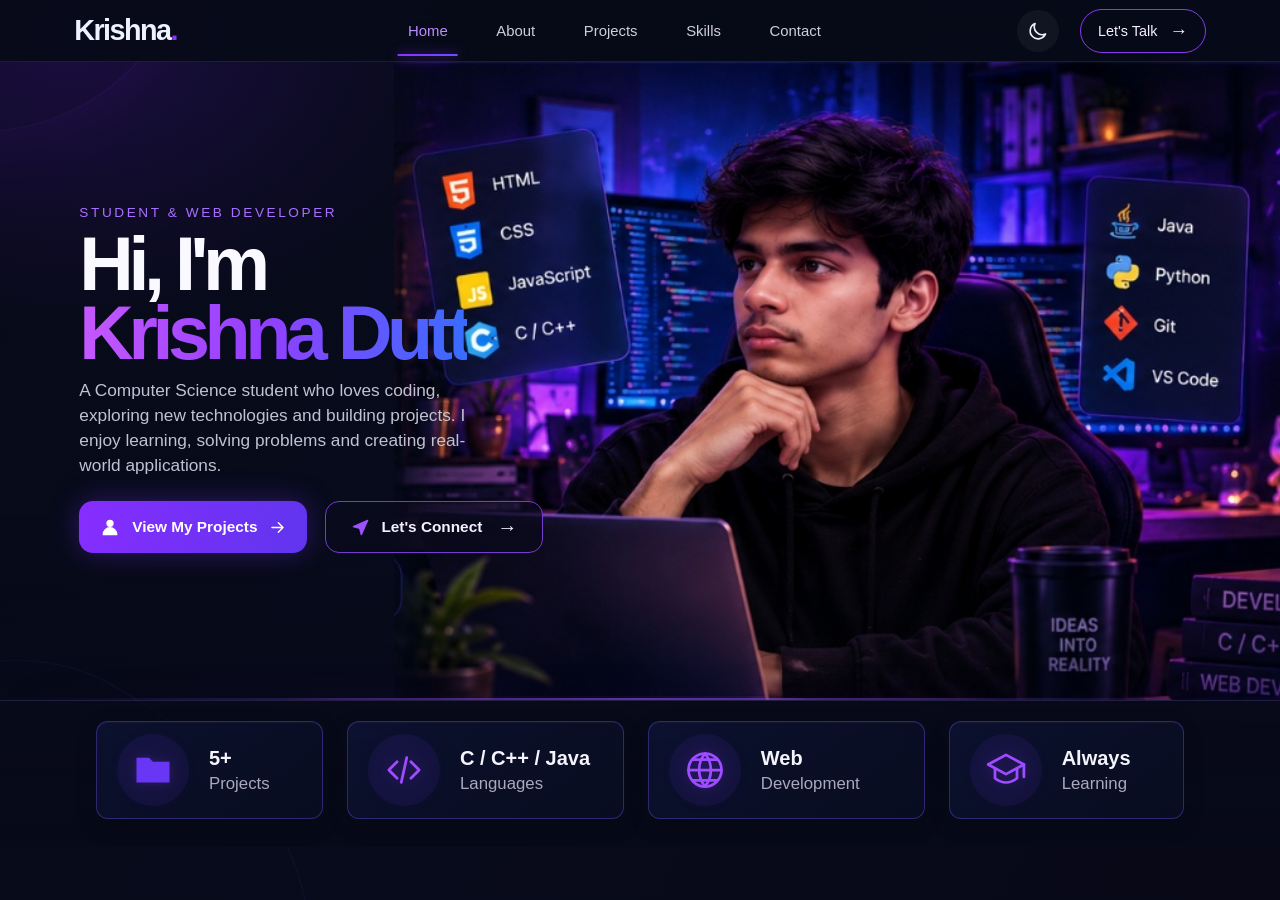
<file: index.html>
<!DOCTYPE html>
<html lang="en">
<head>
    <meta charset="UTF-8">
    <meta name="viewport" content="width=device-width, initial-scale=1.0">
    <meta name="description" content="Krishna Dutt Pandey — Computer Science student and web developer.">
    <title>Krishna | Student &amp; Web Developer</title>
    <link rel="stylesheet" href="style.css">
    <script src="krishna.js" defer></script>
</head>
<body class="home-document">
    <header class="navbar home-navbar">
        <a href="index.html" class="logo" aria-label="Krishna home">Krishna<span>.</span></a>
        <nav id="home-navigation" aria-label="Main navigation">
            <a href="index.html" class="active" aria-current="page">Home</a>
            <a href="about.html">About</a>
            <a href="projects.html">Projects</a>
            <a href="skills.html">Skills</a>
            <a href="contact.html">Contact</a>
        </nav>
        <div class="nav-actions">
            <button class="theme-toggle" type="button" aria-label="Switch to light theme" aria-pressed="false">
                <svg class="moon-icon" viewBox="0 0 24 24" aria-hidden="true">
                    <path d="M20.2 15.2A8.6 8.6 0 0 1 8.8 3.8a8.7 8.7 0 1 0 11.4 11.4Z"/>
                </svg>
            </button>
            <a class="talk-button" href="contact.html">Let's Talk <span aria-hidden="true">→</span></a>
        </div>
    </header>

    <main class="home-page reference-home">
        <section class="reference-hero" aria-labelledby="hero-title">
            <div class="hero-copy">
                <p class="hero-eyebrow">STUDENT &amp; WEB DEVELOPER</p>

                <h1 id="hero-title">
                    <span class="heading-line">Hi, I'm</span>
                    <span class="name-gradient">Krishna Dutt</span>
                </h1>

                <p class="hero-intro">
                    A Computer Science student who loves coding, exploring new
                    technologies and building projects. I enjoy learning, solving
                    problems and creating real-world applications.
                </p>

                <div class="hero-actions">
                    <a class="hero-button hero-button-primary" href="projects.html">
                        <svg class="project-icon" viewBox="0 0 24 24" aria-hidden="true">
                            <path d="M12 12a4 4 0 1 0 0-8 4 4 0 0 0 0 8ZM4 20a8 8 0 0 1 16 0v1H4z"/>
                        </svg>
                        View My Projects
                        <svg viewBox="0 0 24 24" aria-hidden="true">
                            <path d="M5 12h14M13 6l6 6-6 6"/>
                        </svg>
                    </a>
                    <a class="hero-button hero-button-secondary" href="contact.html">
                        <svg class="connect-icon" viewBox="0 0 24 24" aria-hidden="true">
                            <path d="m3 11 18-8-8 18-2-8-8-2Z"/>
                            <path d="m11 13 5-5"/>
                        </svg>
                        Let's Connect <span aria-hidden="true">→</span>
                    </a>
                </div>

            </div>

            <div class="hero-visual">
                <img
                    class="hero-portrait"
                    src="assets/reference-workspace.jpg"
                    alt="Krishna at a neon-lit coding workstation, with code monitors and technology panels"
                    fetchpriority="high"
                >
                <img
                    class="hero-portrait-light"
                    src="assets/reference-workspace-light.jpg"
                    alt=""
                    aria-hidden="true"
                >
            </div>
            <div class="mobile-hero-actions" aria-label="Contact actions">
                <span class="hero-button hero-button-primary resume-placeholder" aria-label="Download Resume: resume will be added later">
                    <svg viewBox="0 0 24 24" aria-hidden="true">
                        <path d="M12 12a4 4 0 1 0 0-8 4 4 0 0 0 0 8ZM4 20a8 8 0 0 1 16 0v1H4z"/>
                    </svg>
                    Download Resume
                    <svg viewBox="0 0 24 24" aria-hidden="true">
                        <path d="M12 3v12m-5-5 5 5 5-5M5 20h14"/>
                    </svg>
                </span>
                <a class="hero-button hero-button-secondary" href="contact.html">
                    <svg class="connect-icon" viewBox="0 0 24 24" aria-hidden="true">
                        <path d="m3 11 18-8-8 18-2-8-8-2Z"/>
                        <path d="m11 13 5-5"/>
                    </svg>
                    Let's Connect <span aria-hidden="true">→</span>
                </a>
            </div>
        </section>

        <section class="home-stats-section" aria-label="At a glance">
            <ul class="hero-stats">
                <li>
                    <svg viewBox="0 0 32 32" aria-hidden="true">
                        <path d="M4 7h9l3 3h12v15H4z"/>
                    </svg>
                    <span><strong>5+</strong><small>Projects</small></span>
                </li>
                <li>
                    <svg viewBox="0 0 32 32" aria-hidden="true">
                        <path d="m11 10-6 6 6 6M21 10l6 6-6 6M18 7l-4 18"/>
                    </svg>
                    <span><strong>C / C++ / Java</strong><small>Languages</small></span>
                </li>
                <li>
                    <svg viewBox="0 0 32 32" aria-hidden="true">
                        <circle cx="16" cy="16" r="12"/>
                        <path d="M4 16h24M16 4a19 19 0 0 1 0 24M16 4a19 19 0 0 0 0 24M7.5 8.5h17M7.5 23.5h17"/>
                    </svg>
                    <span><strong>Web</strong><small>Development</small></span>
                </li>
                <li>
                    <svg viewBox="0 0 32 32" aria-hidden="true">
                        <path d="m3 12 13-7 13 7-13 7-13-7Z"/>
                        <path d="M8 15v7c5 4 11 4 16 0v-7M29 12v9"/>
                    </svg>
                    <span><strong>Always</strong><small>Learning</small></span>
                </li>
            </ul>
        </section>
    </main>

    <footer class="home-footer">
        <p id="copyright"></p>
    </footer>
</body>
</html>
</file>
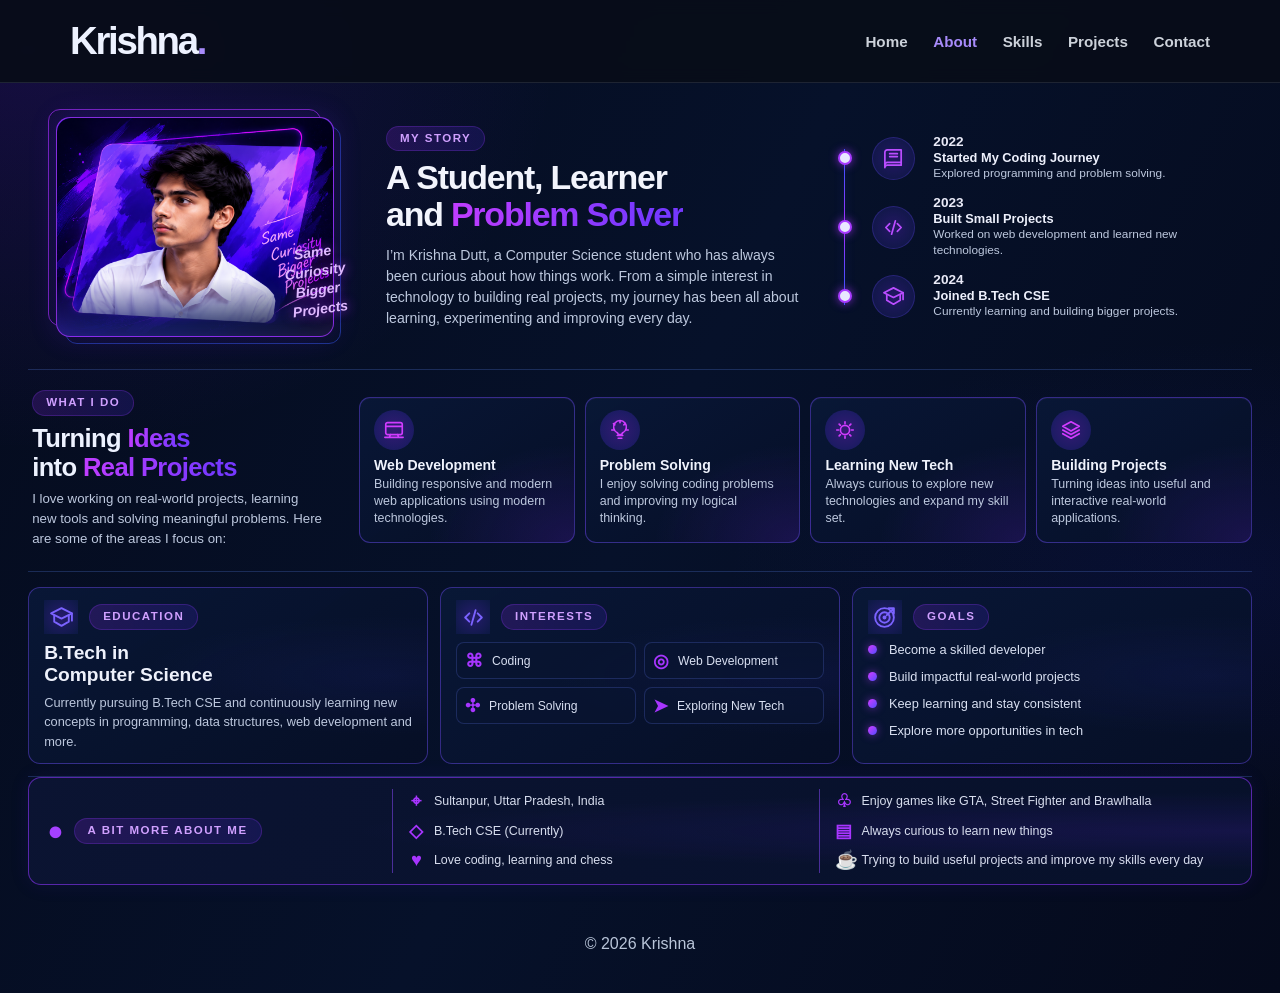
<file: about.html>
<!DOCTYPE html>
<html lang="en">
<head>
    <meta charset="UTF-8">
    <meta name="viewport" content="width=device-width, initial-scale=1.0">
    <meta name="description" content="Krishna Dutt's story, studies, interests, and goals as a Computer Science student and aspiring developer.">
    <title>About | Krishna</title>
    <link rel="stylesheet" href="style.css">
    <script src="krishna.js" defer></script>
</head>
<body class="about-document">
    <header class="navbar">
        <a href="index.html" class="logo" aria-label="Krishna home">Krishna<span>.</span></a>
        <nav aria-label="Main navigation">
            <a href="index.html">Home</a>
            <a href="about.html" class="active" aria-current="page">About</a>
            <a href="skills.html">Skills</a>
            <a href="projects.html">Projects</a>
            <a href="contact.html">Contact</a>
        </nav>
    </header>

    <main class="about-page">
        <section class="about-story-hero" aria-labelledby="about-title">
            <div class="about-portrait-wrap">
                <div class="about-portrait-frame">
                    <img
                        class="about-portrait"
                        src="assets/about-story.png"
                        alt="Krishna in a white shirt against a purple background with the words Same Curiosity Bigger Projects"
                        fetchpriority="high"
                    >
                    <span class="about-portrait-note">Same<br>Curiosity<br>Bigger<br>Projects</span>
                </div>
            </div>

            <div class="about-introduction">
                <p class="about-section-label">MY STORY</p>
                <h1 id="about-title">A Student, Learner<br>and <span>Problem Solver</span></h1>
                <p>
                    I’m Krishna Dutt, a Computer Science student who has always been
                    curious about how things work. From a simple interest in technology
                    to building real projects, my journey has been all about learning,
                    experimenting and improving every day.
                </p>
            </div>

            <ol class="about-timeline" aria-label="My journey">
                <li>
                    <span class="about-timeline-icon" aria-hidden="true">
                        <svg viewBox="0 0 24 24"><path d="M3 5.5A2.5 2.5 0 0 1 5.5 3H20v16H5.5A2.5 2.5 0 0 0 3 21.5v-16Z"/><path d="M3 18.5A2.5 2.5 0 0 1 5.5 16H20M8 7h8M8 10h8"/></svg>
                    </span>
                    <div><strong>2022</strong><b>Started My Coding Journey</b><p>Explored programming and problem solving.</p></div>
                </li>
                <li>
                    <span class="about-timeline-icon" aria-hidden="true">
                        <svg viewBox="0 0 24 24"><path d="m8 8-4 4 4 4m8-8 4 4-4 4m-2-11-4 14"/></svg>
                    </span>
                    <div><strong>2023</strong><b>Built Small Projects</b><p>Worked on web development and learned new technologies.</p></div>
                </li>
                <li>
                    <span class="about-timeline-icon" aria-hidden="true">
                        <svg viewBox="0 0 24 24"><path d="m2 8 10-5 10 5-10 5L2 8Z"/><path d="M5 10v6l7 4 7-4v-6M22 8v7"/></svg>
                    </span>
                    <div><strong>2024</strong><b>Joined B.Tech CSE</b><p>Currently learning and building bigger projects.</p></div>
                </li>
            </ol>
        </section>

        <section class="about-work-section" aria-labelledby="about-work-title">
            <div class="about-work-intro">
                <p class="about-section-label">WHAT I DO</p>
                <h2 id="about-work-title">Turning <span>Ideas</span><br>into <span>Real Projects</span></h2>
                <p>I love working on real-world projects, learning new tools and solving meaningful problems. Here are some of the areas I focus on:</p>
            </div>
            <div class="about-focus-grid">
                <article class="about-focus-card">
                    <span class="about-focus-icon" aria-hidden="true"><svg viewBox="0 0 24 24"><rect x="3" y="4" width="18" height="13" rx="2"/><path d="M2 20h20M8 17l-1 3m9-3 1 3M3 8h18"/></svg></span>
                    <h3>Web Development</h3>
                    <p>Building responsive and modern web applications using modern technologies.</p>
                </article>
                <article class="about-focus-card">
                    <span class="about-focus-icon" aria-hidden="true"><svg viewBox="0 0 24 24"><path d="M9 18h6m-5 3h4m-5-6a7 7 0 1 1 6 0c-.8.6-1 1.2-1 2h-4c0-.8-.2-1.4-1-2Z"/><path d="M12 2v2M4.9 5l1.4 1.4m11.3-1.4-1.4 1.4M3 12h2m14 0h2"/></svg></span>
                    <h3>Problem Solving</h3>
                    <p>I enjoy solving coding problems and improving my logical thinking.</p>
                </article>
                <article class="about-focus-card">
                    <span class="about-focus-icon" aria-hidden="true"><svg viewBox="0 0 24 24"><path d="M12 3v2m0 14v2M3 12h2m14 0h2M5.6 5.6 7 7m10 10 1.4 1.4m0-12.8L17 7M7 17l-1.4 1.4"/><circle cx="12" cy="12" r="5"/></svg></span>
                    <h3>Learning New Tech</h3>
                    <p>Always curious to explore new technologies and expand my skill set.</p>
                </article>
                <article class="about-focus-card">
                    <span class="about-focus-icon" aria-hidden="true"><svg viewBox="0 0 24 24"><path d="m12 3 9 5-9 5-9-5 9-5Z"/><path d="m3 12 9 5 9-5m-18 4 9 5 9-5"/></svg></span>
                    <h3>Building Projects</h3>
                    <p>Turning ideas into useful and interactive real-world applications.</p>
                </article>
            </div>
        </section>

        <section class="about-details-grid" aria-label="Education, interests, and goals">
            <article class="about-detail-card about-education">
                <div class="about-detail-heading">
                    <span class="about-detail-icon" aria-hidden="true"><svg viewBox="0 0 24 24"><path d="m2 8 10-5 10 5-10 5L2 8Z"/><path d="M5 10v6l7 4 7-4v-6M22 8v7"/></svg></span>
                    <p class="about-section-label">EDUCATION</p>
                </div>
                <h2>B.Tech in<br>Computer Science</h2>
                <p>Currently pursuing B.Tech CSE and continuously learning new concepts in programming, data structures, web development and more.</p>
            </article>

            <article class="about-detail-card">
                <div class="about-detail-heading">
                    <span class="about-detail-icon" aria-hidden="true"><svg viewBox="0 0 24 24"><path d="m8 8-4 4 4 4m8-8 4 4-4 4m-2-11-4 14"/></svg></span>
                    <p class="about-section-label">INTERESTS</p>
                </div>
                <ul class="about-interest-list">
                    <li><span aria-hidden="true">⌘</span>Coding</li>
                    <li><span aria-hidden="true">◎</span>Web Development</li>
                    <li><span aria-hidden="true">✣</span>Problem Solving</li>
                    <li><span aria-hidden="true">➤</span>Exploring New Tech</li>
                </ul>
            </article>

            <article class="about-detail-card">
                <div class="about-detail-heading">
                    <span class="about-detail-icon" aria-hidden="true"><svg viewBox="0 0 24 24"><circle cx="12" cy="12" r="9"/><circle cx="12" cy="12" r="5"/><circle cx="12" cy="12" r="1"/><path d="m14 10 7-7m-5 0h5v5"/></svg></span>
                    <p class="about-section-label">GOALS</p>
                </div>
                <ul class="about-goal-list">
                    <li>Become a skilled developer</li>
                    <li>Build impactful real-world projects</li>
                    <li>Keep learning and stay consistent</li>
                    <li>Explore more opportunities in tech</li>
                </ul>
            </article>
        </section>

        <section class="about-more-card" aria-labelledby="about-more-title">
            <div class="about-more-heading">
                <span class="about-more-icon" aria-hidden="true">●</span>
                <h2 class="about-section-label" id="about-more-title">A BIT MORE ABOUT ME</h2>
            </div>
            <ul class="about-facts-list">
                <li><span aria-hidden="true">⌖</span>Sultanpur, Uttar Pradesh, India</li>
                <li><span aria-hidden="true">◇</span>B.Tech CSE (Currently)</li>
                <li><span aria-hidden="true">♥</span>Love coding, learning and chess</li>
            </ul>
            <ul class="about-facts-list">
                <li><span aria-hidden="true">♧</span>Enjoy games like GTA, Street Fighter and Brawlhalla</li>
                <li><span aria-hidden="true">▤</span>Always curious to learn new things</li>
                <li><span aria-hidden="true">☕</span>Trying to build useful projects and improve my skills every day</li>
            </ul>
        </section>
    </main>

    <footer>
        <p id="copyright"></p>
    </footer>
</body>
</html>
</file>
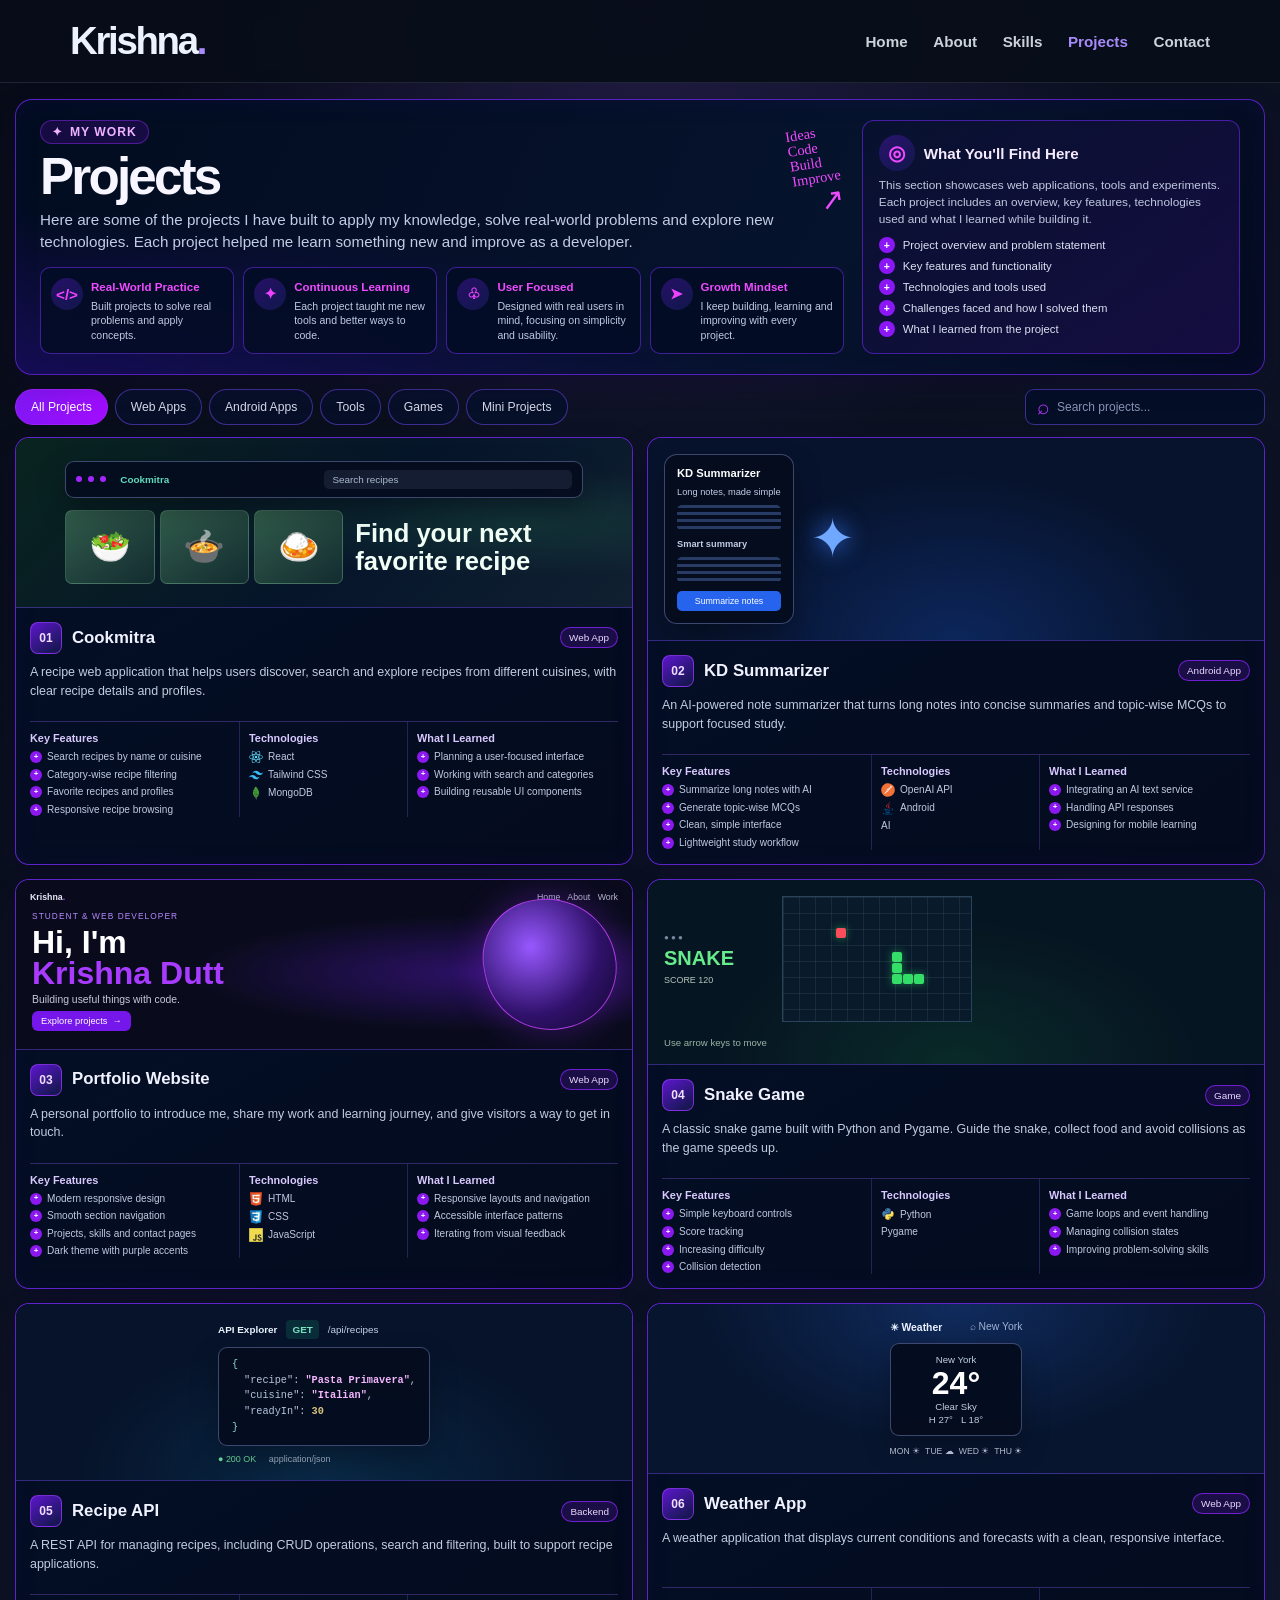
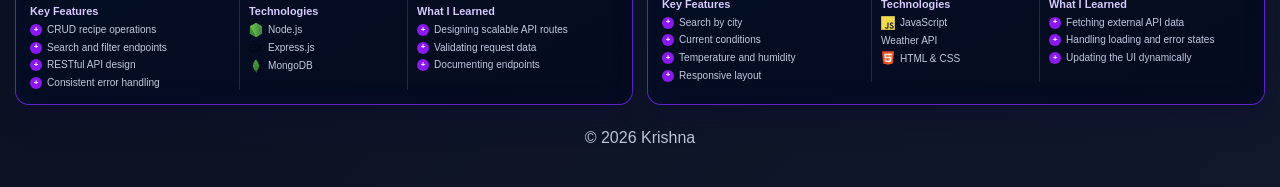
<file: projects.html>
<!DOCTYPE html>
<html lang="en">
<head>
    <meta charset="UTF-8">
    <meta name="viewport" content="width=device-width, initial-scale=1.0">
    <meta name="description" content="Explore Krishna's web, Android, API, and programming projects.">
    <title>Projects | Krishna</title>
    <link rel="stylesheet" href="style.css">
    <script src="krishna.js" defer></script>
</head>
<body>
    <header class="navbar">
        <a href="index.html" class="logo" aria-label="Krishna home">Krishna<span>.</span></a>
        <nav aria-label="Main navigation">
            <a href="index.html">Home</a>
            <a href="about.html">About</a>
            <a href="skills.html">Skills</a>
            <a href="projects.html" class="active" aria-current="page">Projects</a>
            <a href="contact.html">Contact</a>
        </nav>
    </header>

    <main class="portfolio-projects">
        <section class="projects-overview" aria-labelledby="projects-title">
            <div class="projects-intro-copy">
                <p class="projects-eyebrow"><span aria-hidden="true">✦</span> MY WORK</p>
                <h1 id="projects-title">Projects</h1>
                <p>Here are some of the projects I have built to apply my knowledge, solve real-world problems and explore new technologies. Each project helped me learn something new and improve as a developer.</p>
                <div class="project-values">
                    <article><span aria-hidden="true">&lt;/&gt;</span><div><h2>Real-World Practice</h2><p>Built projects to solve real problems and apply concepts.</p></div></article>
                    <article><span aria-hidden="true">✦</span><div><h2>Continuous Learning</h2><p>Each project taught me new tools and better ways to code.</p></div></article>
                    <article><span aria-hidden="true">♧</span><div><h2>User Focused</h2><p>Designed with real users in mind, focusing on simplicity and usability.</p></div></article>
                    <article><span aria-hidden="true">➤</span><div><h2>Growth Mindset</h2><p>I keep building, learning and improving with every project.</p></div></article>
                </div>
            </div>
            <aside class="projects-focus">
                <h2><span aria-hidden="true">◎</span> What You'll Find Here</h2>
                <p>This section showcases web applications, tools and experiments. Each project includes an overview, key features, technologies used and what I learned while building it.</p>
                <ul>
                    <li>Project overview and problem statement</li>
                    <li>Key features and functionality</li>
                    <li>Technologies and tools used</li>
                    <li>Challenges faced and how I solved them</li>
                    <li>What I learned from the project</li>
                </ul>
            </aside>
            <p class="projects-motto" aria-hidden="true">Ideas<br>Code<br>Build<br>Improve <span>↗</span></p>
        </section>

        <section class="projects-browser" aria-label="Browse projects">
            <div class="projects-toolbar">
                <div class="project-filters" role="group" aria-label="Filter projects">
                    <button class="project-filter is-active" type="button" data-project-filter="all" aria-pressed="true">All Projects</button>
                    <button class="project-filter" type="button" data-project-filter="web" aria-pressed="false">Web Apps</button>
                    <button class="project-filter" type="button" data-project-filter="android" aria-pressed="false">Android Apps</button>
                    <button class="project-filter" type="button" data-project-filter="tools" aria-pressed="false">Tools</button>
                    <button class="project-filter" type="button" data-project-filter="game" aria-pressed="false">Games</button>
                    <button class="project-filter" type="button" data-project-filter="mini" aria-pressed="false">Mini Projects</button>
                </div>
                <label class="project-search">
                    <span aria-hidden="true">⌕</span>
                    <span class="visually-hidden">Search projects</span>
                    <input type="search" id="project-search" placeholder="Search projects..." autocomplete="off">
                </label>
            </div>

            <p class="projects-empty" id="projects-empty" hidden>No projects match your search.</p>

            <div class="project-grid">
                <article class="showcase-project" data-categories="web" data-search="cookmitra recipe food web app cooking">
                    <div class="showcase-preview preview-cookmitra" aria-hidden="true">
                        <div class="mock-browser"><span></span><span></span><span></span><b>Cookmitra</b><i>Search recipes</i></div>
                        <div class="mock-food-grid"><div>🥗</div><div>🍲</div><div>🍛</div></div>
                        <strong>Find your next<br>favorite recipe</strong>
                    </div>
                    <div class="showcase-body">
                        <div class="showcase-heading"><span class="project-number">01</span><div><h2>Cookmitra</h2><span class="project-type">Web App</span></div></div>
                        <p class="showcase-description">A recipe web application that helps users discover, search and explore recipes from different cuisines, with clear recipe details and profiles.</p>
                        <div class="showcase-details">
                            <section><h3>Key Features</h3><ul><li>Search recipes by name or cuisine</li><li>Category-wise recipe filtering</li><li>Favorite recipes and profiles</li><li>Responsive recipe browsing</li></ul></section>
                            <section><h3>Technologies</h3><ul class="project-tech"><li><img src="assets/skills/react.svg" alt="">React</li><li><img src="assets/skills/tailwindcss.svg" alt="">Tailwind CSS</li><li><img src="assets/skills/mongodb.svg" alt="">MongoDB</li></ul></section>
                            <section><h3>What I Learned</h3><ul><li>Planning a user-focused interface</li><li>Working with search and categories</li><li>Building reusable UI components</li></ul></section>
                        </div>
                    </div>
                </article>

                <article class="showcase-project" data-categories="android tools" data-search="kdsummarizer kd summarizer ai android notes summaries">
                    <div class="showcase-preview preview-summarizer" aria-hidden="true">
                        <div class="mock-phone"><b>KD Summarizer</b><span>Long notes, made simple</span><div class="mock-note-lines"></div><strong>Smart summary</strong><div class="mock-summary-lines"></div><i>Summarize notes</i></div>
                        <div class="mock-spark">✦</div>
                    </div>
                    <div class="showcase-body">
                        <div class="showcase-heading"><span class="project-number">02</span><div><h2>KD Summarizer</h2><span class="project-type">Android App</span></div></div>
                        <p class="showcase-description">An AI-powered note summarizer that turns long notes into concise summaries and topic-wise MCQs to support focused study.</p>
                        <div class="showcase-details">
                            <section><h3>Key Features</h3><ul><li>Summarize long notes with AI</li><li>Generate topic-wise MCQs</li><li>Clean, simple interface</li><li>Lightweight study workflow</li></ul></section>
                            <section><h3>Technologies</h3><ul class="project-tech"><li><img src="assets/skills/postman.svg" alt="">OpenAI API</li><li><img src="assets/skills/java.svg" alt="">Android</li><li>AI</li></ul></section>
                            <section><h3>What I Learned</h3><ul><li>Integrating an AI text service</li><li>Handling API responses</li><li>Designing for mobile learning</li></ul></section>
                        </div>
                    </div>
                </article>

                <article class="showcase-project" data-categories="web" data-search="portfolio website personal responsive">
                    <div class="showcase-preview preview-portfolio" aria-hidden="true">
                        <div class="mock-portfolio-nav"><b>Krishna<span>.</span></b><i>Home&nbsp;&nbsp; About&nbsp;&nbsp; Work</i></div>
                        <div class="mock-portfolio-content"><small>STUDENT &amp; WEB DEVELOPER</small><strong>Hi, I'm<br><em>Krishna Dutt</em></strong><span>Building useful things with code.</span><i>Explore projects&nbsp; →</i></div>
                        <div class="mock-portfolio-orb"></div>
                    </div>
                    <div class="showcase-body">
                        <div class="showcase-heading"><span class="project-number">03</span><div><h2>Portfolio Website</h2><span class="project-type">Web App</span></div></div>
                        <p class="showcase-description">A personal portfolio to introduce me, share my work and learning journey, and give visitors a way to get in touch.</p>
                        <div class="showcase-details">
                            <section><h3>Key Features</h3><ul><li>Modern responsive design</li><li>Smooth section navigation</li><li>Projects, skills and contact pages</li><li>Dark theme with purple accents</li></ul></section>
                            <section><h3>Technologies</h3><ul class="project-tech"><li><img src="assets/skills/html5.svg" alt="">HTML</li><li><img src="assets/skills/css3.svg" alt="">CSS</li><li><img src="assets/skills/javascript.svg" alt="">JavaScript</li></ul></section>
                            <section><h3>What I Learned</h3><ul><li>Responsive layouts and navigation</li><li>Accessible interface patterns</li><li>Iterating from visual feedback</li></ul></section>
                        </div>
                    </div>
                </article>

                <article class="showcase-project" data-categories="game mini" data-search="snake game python pygame">
                    <div class="showcase-preview preview-snake" aria-hidden="true">
                        <div class="mock-game-top"><span>● ● ●</span><b>SNAKE</b><i>SCORE 120</i></div>
                        <div class="mock-game-board"><span class="snake-segment s1"></span><span class="snake-segment s2"></span><span class="snake-segment s3"></span><span class="snake-segment s4"></span><span class="snake-segment s5"></span><span class="snake-food"></span></div>
                        <p>Use arrow keys to move</p>
                    </div>
                    <div class="showcase-body">
                        <div class="showcase-heading"><span class="project-number">04</span><div><h2>Snake Game</h2><span class="project-type">Game</span></div></div>
                        <p class="showcase-description">A classic snake game built with Python and Pygame. Guide the snake, collect food and avoid collisions as the game speeds up.</p>
                        <div class="showcase-details">
                            <section><h3>Key Features</h3><ul><li>Simple keyboard controls</li><li>Score tracking</li><li>Increasing difficulty</li><li>Collision detection</li></ul></section>
                            <section><h3>Technologies</h3><ul class="project-tech"><li><img src="assets/skills/python.svg" alt="">Python</li><li>Pygame</li></ul></section>
                            <section><h3>What I Learned</h3><ul><li>Game loops and event handling</li><li>Managing collision states</li><li>Improving problem-solving skills</li></ul></section>
                        </div>
                    </div>
                </article>

                <article class="showcase-project" data-categories="tools mini" data-search="recipe api cookmitra backend rest api">
                    <div class="showcase-preview preview-api" aria-hidden="true">
                        <div class="mock-api-top"><b>API Explorer</b><span>GET</span><i>/api/recipes</i></div>
                        <div class="mock-api-code"><span>{</span><p>"recipe": <b>"Pasta Primavera"</b>,</p><p>"cuisine": <b>"Italian"</b>,</p><p>"readyIn": <strong>30</strong></p><span>}</span></div>
                        <div class="mock-api-status">● 200 OK <i>application/json</i></div>
                    </div>
                    <div class="showcase-body">
                        <div class="showcase-heading"><span class="project-number">05</span><div><h2>Recipe API</h2><span class="project-type">Backend</span></div></div>
                        <p class="showcase-description">A REST API for managing recipes, including CRUD operations, search and filtering, built to support recipe applications.</p>
                        <div class="showcase-details">
                            <section><h3>Key Features</h3><ul><li>CRUD recipe operations</li><li>Search and filter endpoints</li><li>RESTful API design</li><li>Consistent error handling</li></ul></section>
                            <section><h3>Technologies</h3><ul class="project-tech"><li><img src="assets/skills/nodejs.svg" alt="">Node.js</li><li><img src="assets/skills/express.svg" alt="">Express.js</li><li><img src="assets/skills/mongodb.svg" alt="">MongoDB</li></ul></section>
                            <section><h3>What I Learned</h3><ul><li>Designing scalable API routes</li><li>Validating request data</li><li>Documenting endpoints</li></ul></section>
                        </div>
                    </div>
                </article>

                <article class="showcase-project" data-categories="web mini" data-search="weather app api javascript">
                    <div class="showcase-preview preview-weather" aria-hidden="true">
                        <div class="mock-weather-top"><b>☀ Weather</b><span>⌕ New York</span></div>
                        <div class="mock-weather-now"><span>New York</span><strong>24°</strong><i>Clear Sky</i><small>H 27° &nbsp; L 18°</small></div>
                        <div class="mock-weather-days"><span>MON ☀</span><span>TUE ☁</span><span>WED ☀</span><span>THU ☀</span></div>
                    </div>
                    <div class="showcase-body">
                        <div class="showcase-heading"><span class="project-number">06</span><div><h2>Weather App</h2><span class="project-type">Web App</span></div></div>
                        <p class="showcase-description">A weather application that displays current conditions and forecasts with a clean, responsive interface.</p>
                        <div class="showcase-details">
                            <section><h3>Key Features</h3><ul><li>Search by city</li><li>Current conditions</li><li>Temperature and humidity</li><li>Responsive layout</li></ul></section>
                            <section><h3>Technologies</h3><ul class="project-tech"><li><img src="assets/skills/javascript.svg" alt="">JavaScript</li><li>Weather API</li><li><img src="assets/skills/html5.svg" alt="">HTML &amp; CSS</li></ul></section>
                            <section><h3>What I Learned</h3><ul><li>Fetching external API data</li><li>Handling loading and error states</li><li>Updating the UI dynamically</li></ul></section>
                        </div>
                    </div>
                </article>
            </div>
        </section>
    </main>

    <footer>
        <p id="copyright"></p>
    </footer>
</body>
</html>
</file>
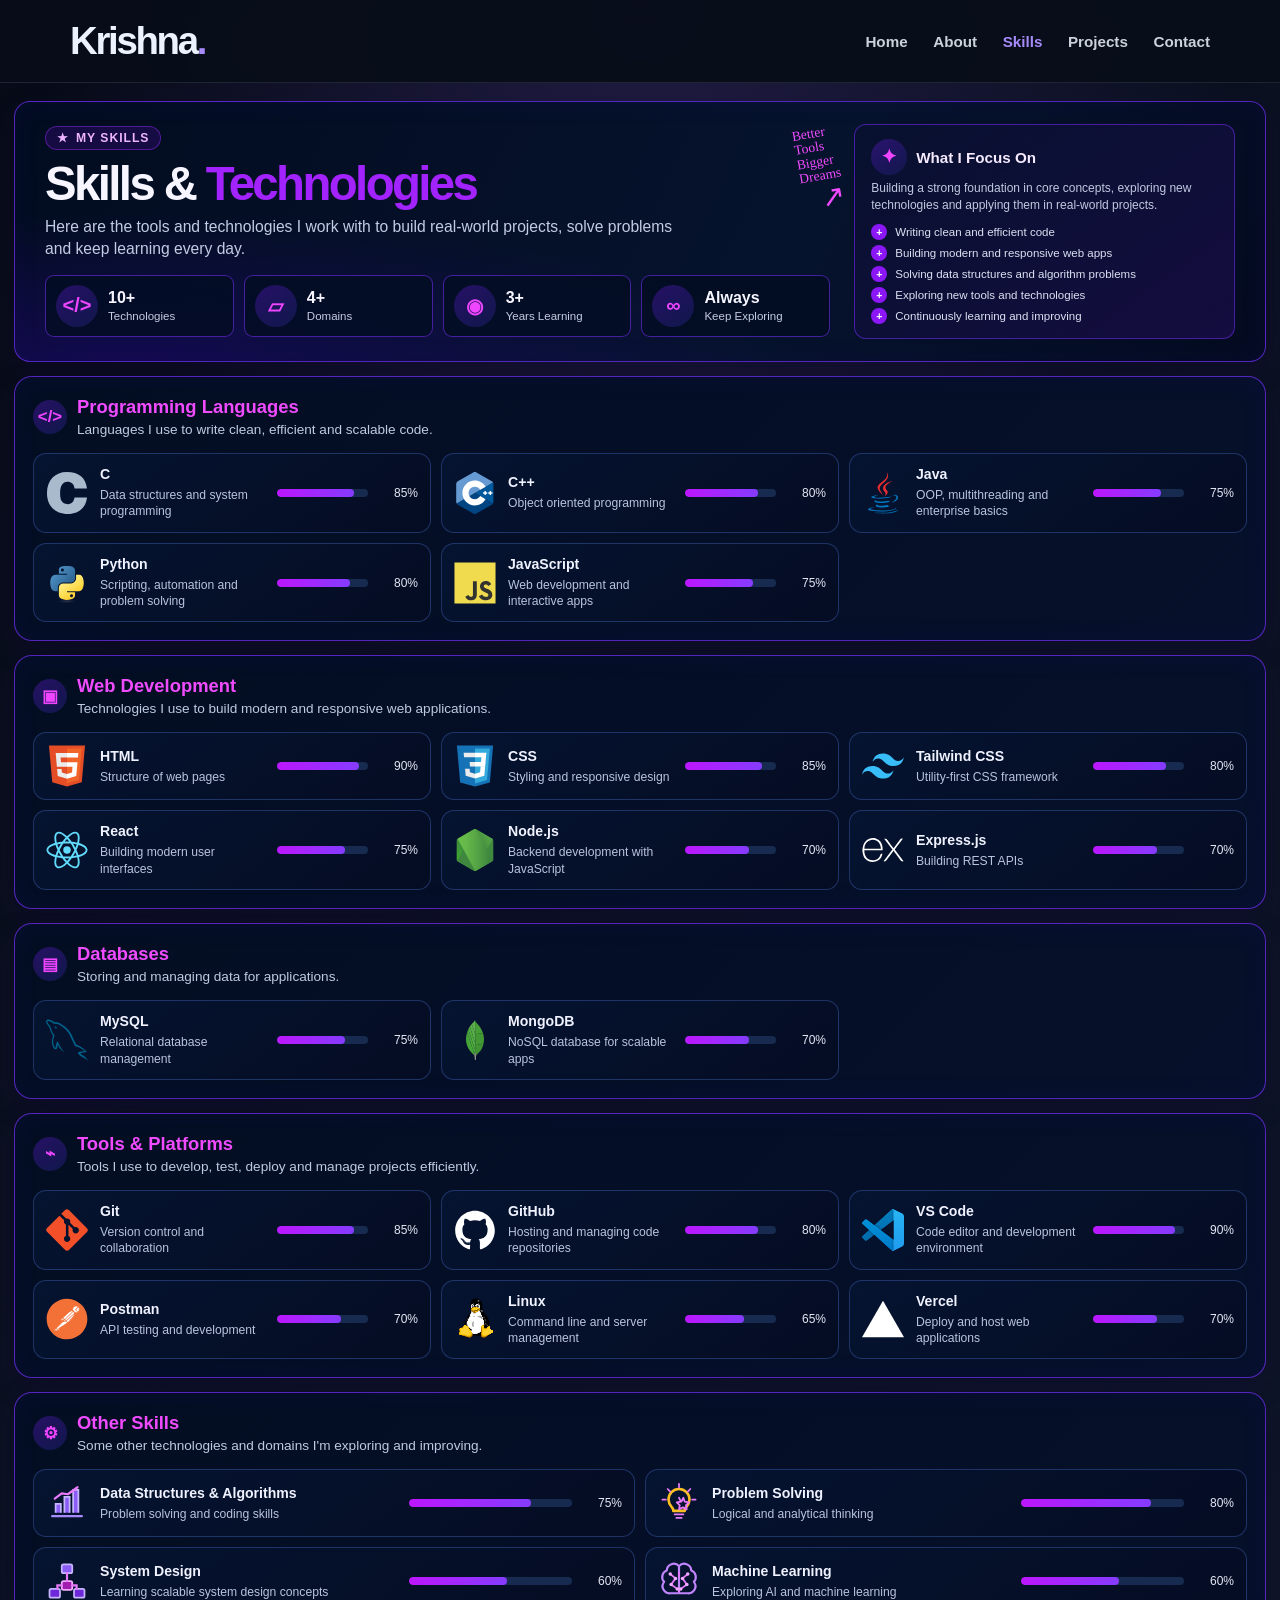
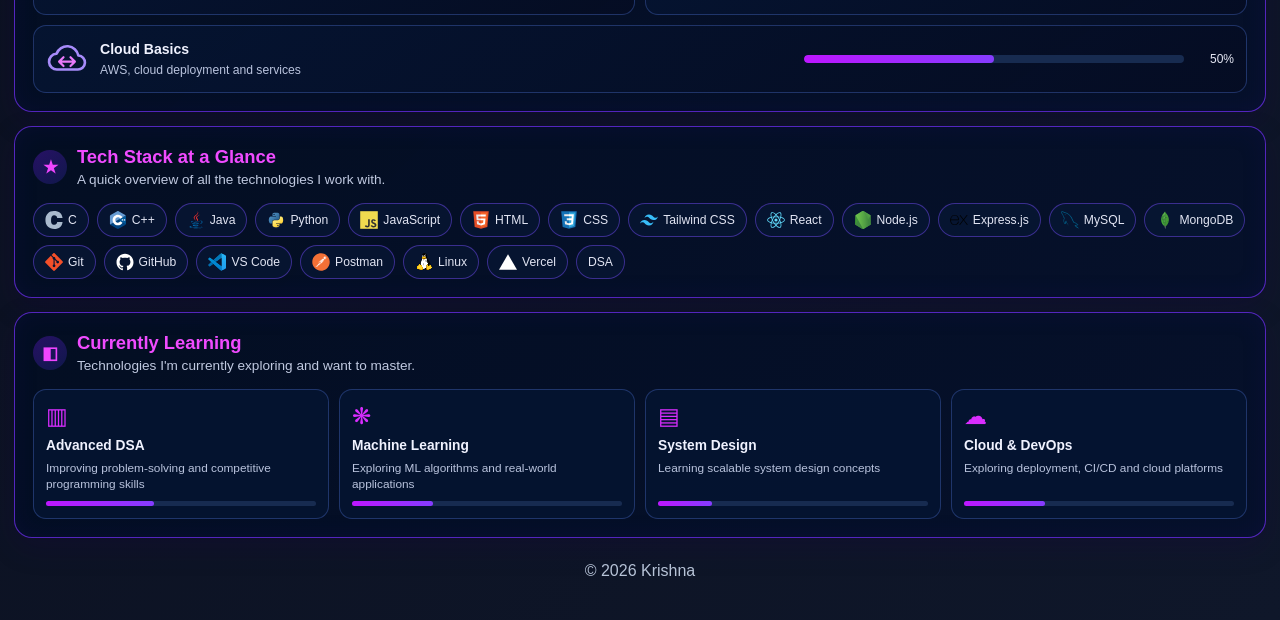
<file: skills.html>
<!DOCTYPE html>
<html lang="en">
<head>
    <meta charset="UTF-8">
    <meta name="viewport" content="width=device-width, initial-scale=1.0">
    <meta name="description" content="Explore Krishna's programming, web development, database, and software tools skills.">
    <title>Skills | Krishna</title>
    <link rel="stylesheet" href="style.css">
    <script src="krishna.js" defer></script>
</head>
<body>
    <header class="navbar">
        <a href="index.html" class="logo" aria-label="Krishna home">Krishna<span>.</span></a>
        <nav aria-label="Main navigation">
            <a href="index.html">Home</a>
            <a href="about.html">About</a>
            <a href="skills.html" class="active" aria-current="page">Skills</a>
            <a href="projects.html">Projects</a>
            <a href="contact.html">Contact</a>
        </nav>
    </header>

    <main class="skills-page" aria-labelledby="skills-title">
        <section class="skills-overview">
            <div class="skills-intro">
                <p class="skills-eyebrow"><span aria-hidden="true">★</span> MY SKILLS</p>
                <h1 id="skills-title">Skills &amp; <span>Technologies</span></h1>
                <p>Here are the tools and technologies I work with to build real-world projects, solve problems and keep learning every day.</p>
                <div class="skills-stats" aria-label="Skills overview">
                    <div class="skills-stat"><span class="skills-stat-icon" aria-hidden="true">&lt;/&gt;</span><p><strong>10+</strong><span>Technologies</span></p></div>
                    <div class="skills-stat"><span class="skills-stat-icon" aria-hidden="true">▱</span><p><strong>4+</strong><span>Domains</span></p></div>
                    <div class="skills-stat"><span class="skills-stat-icon" aria-hidden="true">◉</span><p><strong>3+</strong><span>Years Learning</span></p></div>
                    <div class="skills-stat"><span class="skills-stat-icon" aria-hidden="true">∞</span><p><strong>Always</strong><span>Keep Exploring</span></p></div>
                </div>
            </div>
            <aside class="skills-focus">
                <h2><span class="skills-focus-icon" aria-hidden="true">✦</span> What I Focus On</h2>
                <p>Building a strong foundation in core concepts, exploring new technologies and applying them in real-world projects.</p>
                <ul>
                    <li>Writing clean and efficient code</li>
                    <li>Building modern and responsive web apps</li>
                    <li>Solving data structures and algorithm problems</li>
                    <li>Exploring new tools and technologies</li>
                    <li>Continuously learning and improving</li>
                </ul>
            </aside>
            <p class="skills-motto" aria-hidden="true">Better<br>Tools<br>Bigger<br>Dreams <span>↗</span></p>
        </section>

        <div class="skills-groups">
            <section class="skills-panel skills-panel-programming" aria-labelledby="programming-title">
                <header class="skills-panel-heading">
                    <span class="skills-panel-icon" aria-hidden="true">&lt;/&gt;</span>
                    <div><h2 id="programming-title">Programming Languages</h2><p>Languages I use to write clean, efficient and scalable code.</p></div>
                </header>
                <ul class="skills-list">
                    <li class="skills-item" style="--skill-level:85%"><span class="skills-item-icon"><img src="assets/skills/c.svg" alt=""></span><div class="skills-item-copy"><strong>C</strong><span>Data structures and system programming</span></div><span class="skills-meter"><i></i></span><span class="skills-percent">85%</span></li>
                    <li class="skills-item" style="--skill-level:80%"><span class="skills-item-icon"><img src="assets/skills/cplusplus.svg" alt=""></span><div class="skills-item-copy"><strong>C++</strong><span>Object oriented programming</span></div><span class="skills-meter"><i></i></span><span class="skills-percent">80%</span></li>
                    <li class="skills-item" style="--skill-level:75%"><span class="skills-item-icon"><img src="assets/skills/java.svg" alt=""></span><div class="skills-item-copy"><strong>Java</strong><span>OOP, multithreading and enterprise basics</span></div><span class="skills-meter"><i></i></span><span class="skills-percent">75%</span></li>
                    <li class="skills-item" style="--skill-level:80%"><span class="skills-item-icon"><img src="assets/skills/python.svg" alt=""></span><div class="skills-item-copy"><strong>Python</strong><span>Scripting, automation and problem solving</span></div><span class="skills-meter"><i></i></span><span class="skills-percent">80%</span></li>
                    <li class="skills-item" style="--skill-level:75%"><span class="skills-item-icon"><img src="assets/skills/javascript.svg" alt=""></span><div class="skills-item-copy"><strong>JavaScript</strong><span>Web development and interactive apps</span></div><span class="skills-meter"><i></i></span><span class="skills-percent">75%</span></li>
                </ul>
            </section>

            <section class="skills-panel skills-panel-web" aria-labelledby="web-title">
                <header class="skills-panel-heading">
                    <span class="skills-panel-icon" aria-hidden="true">▣</span>
                    <div><h2 id="web-title">Web Development</h2><p>Technologies I use to build modern and responsive web applications.</p></div>
                </header>
                <ul class="skills-list">
                    <li class="skills-item" style="--skill-level:90%"><span class="skills-item-icon"><img src="assets/skills/html5.svg" alt=""></span><div class="skills-item-copy"><strong>HTML</strong><span>Structure of web pages</span></div><span class="skills-meter"><i></i></span><span class="skills-percent">90%</span></li>
                    <li class="skills-item" style="--skill-level:85%"><span class="skills-item-icon"><img src="assets/skills/css3.svg" alt=""></span><div class="skills-item-copy"><strong>CSS</strong><span>Styling and responsive design</span></div><span class="skills-meter"><i></i></span><span class="skills-percent">85%</span></li>
                    <li class="skills-item" style="--skill-level:80%"><span class="skills-item-icon"><img src="assets/skills/tailwindcss.svg" alt=""></span><div class="skills-item-copy"><strong>Tailwind CSS</strong><span>Utility-first CSS framework</span></div><span class="skills-meter"><i></i></span><span class="skills-percent">80%</span></li>
                    <li class="skills-item" style="--skill-level:75%"><span class="skills-item-icon"><img src="assets/skills/react.svg" alt=""></span><div class="skills-item-copy"><strong>React</strong><span>Building modern user interfaces</span></div><span class="skills-meter"><i></i></span><span class="skills-percent">75%</span></li>
                    <li class="skills-item" style="--skill-level:70%"><span class="skills-item-icon"><img src="assets/skills/nodejs.svg" alt=""></span><div class="skills-item-copy"><strong>Node.js</strong><span>Backend development with JavaScript</span></div><span class="skills-meter"><i></i></span><span class="skills-percent">70%</span></li>
                    <li class="skills-item" style="--skill-level:70%"><span class="skills-item-icon"><img class="skills-logo-monochrome" src="assets/skills/express.svg" alt=""></span><div class="skills-item-copy"><strong>Express.js</strong><span>Building REST APIs</span></div><span class="skills-meter"><i></i></span><span class="skills-percent">70%</span></li>
                </ul>
            </section>

            <section class="skills-panel skills-panel-databases" aria-labelledby="databases-title">
                <header class="skills-panel-heading">
                    <span class="skills-panel-icon" aria-hidden="true">▤</span>
                    <div><h2 id="databases-title">Databases</h2><p>Storing and managing data for applications.</p></div>
                </header>
                <ul class="skills-list">
                    <li class="skills-item" style="--skill-level:75%"><span class="skills-item-icon"><img src="assets/skills/mysql.svg" alt=""></span><div class="skills-item-copy"><strong>MySQL</strong><span>Relational database management</span></div><span class="skills-meter"><i></i></span><span class="skills-percent">75%</span></li>
                    <li class="skills-item" style="--skill-level:70%"><span class="skills-item-icon"><img src="assets/skills/mongodb.svg" alt=""></span><div class="skills-item-copy"><strong>MongoDB</strong><span>NoSQL database for scalable apps</span></div><span class="skills-meter"><i></i></span><span class="skills-percent">70%</span></li>
                </ul>
            </section>

            <section class="skills-panel skills-panel-tools" aria-labelledby="tools-title">
                <header class="skills-panel-heading">
                    <span class="skills-panel-icon" aria-hidden="true">⌁</span>
                    <div><h2 id="tools-title">Tools &amp; Platforms</h2><p>Tools I use to develop, test, deploy and manage projects efficiently.</p></div>
                </header>
                <ul class="skills-list">
                    <li class="skills-item" style="--skill-level:85%"><span class="skills-item-icon"><img src="assets/skills/git.svg" alt=""></span><div class="skills-item-copy"><strong>Git</strong><span>Version control and collaboration</span></div><span class="skills-meter"><i></i></span><span class="skills-percent">85%</span></li>
                    <li class="skills-item" style="--skill-level:80%"><span class="skills-item-icon"><img class="skills-logo-monochrome" src="assets/skills/github.svg" alt=""></span><div class="skills-item-copy"><strong>GitHub</strong><span>Hosting and managing code repositories</span></div><span class="skills-meter"><i></i></span><span class="skills-percent">80%</span></li>
                    <li class="skills-item" style="--skill-level:90%"><span class="skills-item-icon"><img src="assets/skills/vscode.svg" alt=""></span><div class="skills-item-copy"><strong>VS Code</strong><span>Code editor and development environment</span></div><span class="skills-meter"><i></i></span><span class="skills-percent">90%</span></li>
                    <li class="skills-item" style="--skill-level:70%"><span class="skills-item-icon"><img src="assets/skills/postman.svg" alt=""></span><div class="skills-item-copy"><strong>Postman</strong><span>API testing and development</span></div><span class="skills-meter"><i></i></span><span class="skills-percent">70%</span></li>
                    <li class="skills-item" style="--skill-level:65%"><span class="skills-item-icon"><img src="assets/skills/linux.svg" alt=""></span><div class="skills-item-copy"><strong>Linux</strong><span>Command line and server management</span></div><span class="skills-meter"><i></i></span><span class="skills-percent">65%</span></li>
                    <li class="skills-item" style="--skill-level:70%"><span class="skills-item-icon"><img class="skills-logo-monochrome" src="assets/skills/vercel.svg" alt=""></span><div class="skills-item-copy"><strong>Vercel</strong><span>Deploy and host web applications</span></div><span class="skills-meter"><i></i></span><span class="skills-percent">70%</span></li>
                </ul>
            </section>

            <section class="skills-panel skills-panel-other" aria-labelledby="other-skills-title">
                <header class="skills-panel-heading">
                    <span class="skills-panel-icon" aria-hidden="true">⚙</span>
                    <div><h2 id="other-skills-title">Other Skills</h2><p>Some other technologies and domains I'm exploring and improving.</p></div>
                </header>
                <ul class="skills-list">
                    <li class="skills-item" style="--skill-level:75%"><span class="skills-item-icon"><img src="assets/skills/data-structures.svg" alt=""></span><div class="skills-item-copy"><strong>Data Structures &amp; Algorithms</strong><span>Problem solving and coding skills</span></div><span class="skills-meter"><i></i></span><span class="skills-percent">75%</span></li>
                    <li class="skills-item" style="--skill-level:80%"><span class="skills-item-icon"><img src="assets/skills/problem-solving.svg" alt=""></span><div class="skills-item-copy"><strong>Problem Solving</strong><span>Logical and analytical thinking</span></div><span class="skills-meter"><i></i></span><span class="skills-percent">80%</span></li>
                    <li class="skills-item" style="--skill-level:60%"><span class="skills-item-icon"><img src="assets/skills/system-design.svg" alt=""></span><div class="skills-item-copy"><strong>System Design</strong><span>Learning scalable system design concepts</span></div><span class="skills-meter"><i></i></span><span class="skills-percent">60%</span></li>
                    <li class="skills-item" style="--skill-level:60%"><span class="skills-item-icon"><img src="assets/skills/machine-learning.svg" alt=""></span><div class="skills-item-copy"><strong>Machine Learning</strong><span>Exploring AI and machine learning</span></div><span class="skills-meter"><i></i></span><span class="skills-percent">60%</span></li>
                    <li class="skills-item" style="--skill-level:50%"><span class="skills-item-icon"><img src="assets/skills/cloud.svg" alt=""></span><div class="skills-item-copy"><strong>Cloud Basics</strong><span>AWS, cloud deployment and services</span></div><span class="skills-meter"><i></i></span><span class="skills-percent">50%</span></li>
                </ul>
            </section>

            <section class="skills-panel skills-panel-stack" aria-labelledby="stack-title">
                <header class="skills-panel-heading">
                    <span class="skills-panel-icon" aria-hidden="true">★</span>
                    <div><h2 id="stack-title">Tech Stack at a Glance</h2><p>A quick overview of all the technologies I work with.</p></div>
                </header>
                <div class="skills-stack-strip" aria-label="Technology stack">
                    <span><img src="assets/skills/c.svg" alt="">C</span><span><img src="assets/skills/cplusplus.svg" alt="">C++</span><span><img src="assets/skills/java.svg" alt="">Java</span><span><img src="assets/skills/python.svg" alt="">Python</span><span><img src="assets/skills/javascript.svg" alt="">JavaScript</span><span><img src="assets/skills/html5.svg" alt="">HTML</span><span><img src="assets/skills/css3.svg" alt="">CSS</span><span><img src="assets/skills/tailwindcss.svg" alt="">Tailwind CSS</span><span><img src="assets/skills/react.svg" alt="">React</span><span><img src="assets/skills/nodejs.svg" alt="">Node.js</span><span><img src="assets/skills/express.svg" alt="">Express.js</span><span><img src="assets/skills/mysql.svg" alt="">MySQL</span><span><img src="assets/skills/mongodb.svg" alt="">MongoDB</span><span><img src="assets/skills/git.svg" alt="">Git</span><span><img class="skills-logo-monochrome" src="assets/skills/github.svg" alt="">GitHub</span><span><img src="assets/skills/vscode.svg" alt="">VS Code</span><span><img src="assets/skills/postman.svg" alt="">Postman</span><span><img src="assets/skills/linux.svg" alt="">Linux</span><span><img class="skills-logo-monochrome" src="assets/skills/vercel.svg" alt="">Vercel</span><span>DSA</span>
                </div>
            </section>

            <section class="skills-panel skills-panel-learning" aria-labelledby="learning-title">
                <header class="skills-panel-heading">
                    <span class="skills-panel-icon" aria-hidden="true">◧</span>
                    <div><h2 id="learning-title">Currently Learning</h2><p>Technologies I'm currently exploring and want to master.</p></div>
                </header>
                <ul class="skills-learning-list">
                    <li><span aria-hidden="true">▥</span><strong>Advanced DSA</strong><small>Improving problem-solving and competitive programming skills</small><i style="--learning-level:40%"></i></li>
                    <li><span aria-hidden="true">❋</span><strong>Machine Learning</strong><small>Exploring ML algorithms and real-world applications</small><i style="--learning-level:30%"></i></li>
                    <li><span aria-hidden="true">▤</span><strong>System Design</strong><small>Learning scalable system design concepts</small><i style="--learning-level:20%"></i></li>
                    <li><span aria-hidden="true">☁</span><strong>Cloud &amp; DevOps</strong><small>Exploring deployment, CI/CD and cloud platforms</small><i style="--learning-level:30%"></i></li>
                </ul>
            </section>
        </div>
    </main>

    <footer>
        <p id="copyright"></p>
    </footer>
</body>
</html>
</file>
<file: style.css>
:root {
    --bg: #070b17;
    --bg-soft: #0f172a;
    --panel: rgba(15, 23, 42, 0.9);
    --panel-strong: #121b2d;
    --card: rgba(19, 28, 47, 0.9);
    --line: rgba(148, 163, 184, 0.2);
    --text: #edf2ff;
    --muted: #b9c5d9;
    --purple: #8b5cf6;
    --purple-strong: #a78bfa;
    --cyan: #38bdf8;
    --green: #4ade80;
    --shadow: 0 20px 45px rgba(15, 23, 42, 0.45);
}

* {
    margin: 0;
    padding: 0;
    box-sizing: border-box;
}

html {
    scroll-behavior: smooth;
}

body {
    min-height: 100vh;
    display: flex;
    flex-direction: column;
    font-family: 'Segoe UI', Arial, sans-serif;
    background: radial-gradient(circle at top, rgba(139, 92, 246, 0.18), transparent 26%),
        linear-gradient(135deg, #070b17 0%, #0b1020 35%, #0f172a 100%);
    color: var(--text);
}

a {
    color: inherit;
    text-decoration: none;
}

img {
    max-width: 100%;
    display: block;
}

.navbar {
    position: sticky;
    top: 0;
    z-index: 20;
    width: 100%;
    padding: 22px clamp(24px, 6vw, 70px);
    display: flex;
    align-items: center;
    justify-content: space-between;
    gap: 20px;
    background: rgba(8, 13, 25, 0.94);
    border-bottom: 1px solid rgba(148, 163, 184, 0.16);
    box-shadow: none;
    backdrop-filter: blur(8px);
}

.logo {
    color: var(--text);
    font-size: clamp(2rem, 3vw, 3.2rem);
    font-weight: 800;
    letter-spacing: -0.06em;
    line-height: 1;
}

.logo span,
.page h1 span,
.preview-window strong span,
.home-hero h1 span {
    color: var(--purple-strong);
}

.navbar nav {
    display: flex;
    align-items: center;
    gap: clamp(14px, 2vw, 36px);
    flex-wrap: wrap;
    padding: 0;
    background: transparent;
    border: none;
    border-radius: 0;
}

.navbar nav a {
    padding: 0;
    border-radius: 0;
    color: rgba(226, 232, 240, 0.9);
    font-size: clamp(0.95rem, 1vw, 1.2rem);
    font-weight: 600;
    transition: color 0.2s ease;
}

.navbar nav a:hover,
.navbar nav a.active {
    background: transparent;
    color: var(--purple-strong);
    box-shadow: none;
}

.page {
    width: min(1200px, calc(100% - 32px));
    margin: 50px auto 0;
    padding: 60px 28px 40px;
    border-radius: 32px;
    background: rgba(11, 16, 32, 0.35);
    border: 1px solid rgba(148, 163, 184, 0.12);
}

.content-page,
.projects-page,
.home-page {
    position: relative;
}

.tag {
    margin-bottom: 20px;
    font-size: 0.76rem;
    font-weight: 800;
    letter-spacing: 0.24rem;
    text-transform: uppercase;
    color: var(--purple-strong);
}

.page h1 {
    margin-bottom: 16px;
    font-size: clamp(2.5rem, 4vw, 4rem);
    line-height: 1.08;
    letter-spacing: -0.06em;
}

.page-intro,
.projects-intro,
.home-page .description,
.project-card p,
.skill-card p,
.home-link-card p,
.contact-card p {
    color: var(--muted);
    line-height: 1.8;
}

.page-intro,
.projects-intro {
    max-width: 700px;
    margin: 0 auto 32px;
    font-size: 1.08rem;
}

.project-card {
    display: grid;
    grid-template-columns: minmax(0, 1.5fr) minmax(260px, 0.9fr);
    align-items: center;
    gap: 30px;
    padding: 28px;
    background: var(--card);
    border: 1px solid var(--line);
    border-radius: 28px;
    box-shadow: var(--shadow);
}

.project-card h2 {
    margin-bottom: 14px;
    font-size: clamp(1.8rem, 2vw, 2.5rem);
    letter-spacing: -0.04em;
}

.project-card .project-label,
.home-link-card .project-label,
.about-note .project-label {
    display: inline-block;
    margin-bottom: 12px;
    font-size: 0.72rem;
    font-weight: 800;
    letter-spacing: 0.14rem;
    text-transform: uppercase;
    color: var(--purple-strong);
}

.project-card p,
.skill-card p,
.home-link-card p,
.contact-card p {
    margin-bottom: 18px;
}

.project-tags {
    display: flex;
    flex-wrap: wrap;
    gap: 10px;
    list-style: none;
    margin: 0 0 20px;
}

.project-tags li {
    padding: 0.5rem 0.85rem;
    border-radius: 999px;
    color: #e9ddff;
    background: rgba(139, 92, 246, 0.12);
    border: 1px solid rgba(167, 139, 250, 0.28);
    font-size: 0.8rem;
}

.project-preview {
    min-height: 270px;
    display: grid;
    place-items: center;
    padding: 24px;
    border-radius: 18px;
    background: linear-gradient(135deg, rgba(139, 92, 246, 0.18), rgba(15, 23, 42, 0.5));
    border: 1px solid rgba(148, 163, 184, 0.18);
}

.preview-window {
    width: min(100%, 320px);
    padding: 18px 16px;
    border-radius: 18px;
    background: rgba(9, 13, 23, 0.75);
    border: 1px solid rgba(148, 163, 184, 0.18);
    box-shadow: 0 18px 28px rgba(11, 16, 32, 0.35);
}

.preview-dots {
    display: flex;
    gap: 8px;
    margin-bottom: 18px;
}

.preview-dots span {
    width: 10px;
    height: 10px;
    border-radius: 50%;
    background: linear-gradient(135deg, var(--purple), var(--cyan));
}

.preview-window strong {
    display: block;
    font-size: 1.4rem;
    margin-bottom: 10px;
}

.preview-window p {
    margin: 0 0 18px;
    font-size: 0.8rem;
    letter-spacing: 0.04em;
}

.preview-line {
    height: 8px;
    width: 72%;
    margin-top: 8px;
    border-radius: 999px;
    background: rgba(148, 163, 184, 0.28);
}

.preview-line.short {
    width: 48%;
}

.btn {
    display: inline-flex;
    align-items: center;
    justify-content: center;
    padding: 0.9rem 1.4rem;
    border-radius: 12px;
    font-weight: 700;
    transition: transform 0.2s ease, box-shadow 0.2s ease;
}

.btn:hover {
    transform: translateY(-2px);
}

.btn.primary {
    background: linear-gradient(135deg, var(--purple), #7c3aed);
    color: white;
    box-shadow: 0 12px 25px rgba(124, 58, 237, 0.3);
}

.btn.secondary {
    border: 1px solid rgba(148, 163, 184, 0.28);
    background: rgba(148, 163, 184, 0.04);
    color: var(--text);
}

.buttons {
    display: flex;
    flex-wrap: wrap;
    gap: 12px;
    margin-top: 20px;
}

.home-page {
    padding-top: 50px;
}

.home-hero {
    margin-top: 10px;
    grid-template-columns: minmax(0, 1.3fr) minmax(260px, 0.8fr);
}

.home-hero h1 {
    font-size: clamp(2.4rem, 4.2vw, 4.2rem);
    margin-bottom: 18px;
    letter-spacing: -0.06em;
}

.home-preview .preview-window {
    width: min(100%, 350px);
}

.avatar {
    width: 96px;
    height: 96px;
    margin: 0 auto 18px;
    display: grid;
    place-items: center;
    border-radius: 50%;
    font-size: 2.4rem;
    font-weight: 800;
    background: linear-gradient(135deg, var(--purple), var(--cyan));
    box-shadow: 0 18px 30px rgba(139, 92, 246, 0.35);
}

.home-links {
    display: grid;
    grid-template-columns: repeat(3, minmax(0, 1fr));
    gap: 20px;
    margin-top: 28px;
}

.home-link-card {
    display: block;
    padding: 24px;
    border-radius: 24px;
    background: rgba(19, 28, 47, 0.9);
    border: 1px solid var(--line);
    box-shadow: var(--shadow);
    transition: transform 0.2s ease, border-color 0.2s ease;
}

.home-link-card:hover,
.skill-card:hover {
    transform: translateY(-4px);
    border-color: rgba(167, 139, 250, 0.4);
}

.home-link-card h2,
.skill-card h2 {
    margin-bottom: 10px;
    font-size: 1.5rem;
}

.home-link-card .text-link {
    display: inline-block;
    color: var(--purple-strong);
    font-weight: 700;
}

.content-page {
    padding-top: 54px;
}

.about-card {
    grid-template-columns: minmax(0, 1.4fr) minmax(220px, 0.7fr);
}

.about-note {
    display: flex;
    flex-direction: column;
    justify-content: center;
    align-items: center;
    min-height: 280px;
    padding: 26px 18px;
    text-align: center;
    border-radius: 20px;
    background: linear-gradient(135deg, rgba(139, 92, 246, 0.16), rgba(15, 23, 42, 0.7));
    border: 1px solid rgba(167, 139, 250, 0.24);
}

.about-mark {
    display: grid;
    place-items: center;
    width: 92px;
    height: 92px;
    margin-bottom: 18px;
    border-radius: 50%;
    font-size: 2rem;
    font-weight: 800;
    background: linear-gradient(135deg, rgba(139, 92, 246, 0.2), rgba(56, 189, 248, 0.2));
    border: 1px solid rgba(167, 139, 250, 0.3);
    color: var(--purple-strong);
}

.about-note h2 {
    margin-bottom: 10px;
    font-size: 2rem;
    line-height: 1.3;
}

.skill-grid {
    display: grid;
    grid-template-columns: repeat(3, minmax(0, 1fr));
    gap: 20px;
    margin-top: 24px;
}

.skill-card {
    position: relative;
    padding: 24px 20px;
    background: rgba(19, 28, 47, 0.9);
    border: 1px solid var(--line);
    border-radius: 24px;
    box-shadow: var(--shadow);
    transition: transform 0.2s ease, border-color 0.2s ease;
}

.skill-number {
    display: inline-block;
    margin-bottom: 16px;
    font-size: 0.72rem;
    font-weight: 800;
    letter-spacing: 0.16rem;
    color: var(--purple-strong);
}

.skill-level {
    display: inline-block;
    margin-top: 8px;
    color: var(--purple-strong);
    font-size: 0.8rem;
    font-weight: 700;
}

.skills-page {
    width: min(1360px, calc(100% - 28px));
    margin: 18px auto 0;
}

.skills-overview,
.skills-panel {
    position: relative;
    overflow: hidden;
    border: 1px solid rgba(117, 48, 255, 0.7);
    border-radius: 16px;
    background: linear-gradient(135deg, rgba(3, 14, 35, 0.98), rgba(6, 17, 43, 0.96));
    box-shadow: 0 10px 28px rgba(23, 0, 67, 0.24), inset 0 0 24px rgba(40, 16, 133, 0.13);
}

.skills-overview {
    display: grid;
    grid-template-columns: minmax(0, 1.65fr) minmax(280px, 0.8fr);
    gap: 24px;
    align-items: center;
    padding: 22px 30px;
    background:
        radial-gradient(ellipse at 9% 100%, rgba(82, 0, 255, 0.2), transparent 40%),
        linear-gradient(115deg, #020c20, #06132d 62%, #040b20);
}

.skills-intro {
    min-width: 0;
}

.skills-eyebrow {
    display: inline-flex;
    align-items: center;
    gap: 7px;
    margin-bottom: 8px;
    padding: 4px 11px;
    border: 1px solid rgba(151, 45, 255, 0.45);
    border-radius: 999px;
    color: #efb4ff;
    background: rgba(117, 15, 232, 0.17);
    font-size: 0.76rem;
    font-weight: 800;
    letter-spacing: 0.08em;
}

.skills-overview h1 {
    margin-bottom: 5px;
    color: #f7f5ff;
    font-size: clamp(2rem, 3.7vw, 3.2rem);
    font-weight: 800;
    letter-spacing: -0.055em;
    line-height: 1.1;
}

.skills-overview h1 span {
    color: #a323ff;
}

.skills-intro > p:last-of-type {
    max-width: 650px;
    color: #c3cce4;
    font-size: 0.98rem;
    line-height: 1.45;
}

.skills-stats {
    display: grid;
    grid-template-columns: repeat(4, minmax(0, 1fr));
    gap: 10px;
    margin-top: 14px;
}

.skills-stat {
    display: flex;
    min-width: 0;
    align-items: center;
    gap: 10px;
    padding: 9px 10px;
    border: 1px solid rgba(120, 47, 255, 0.56);
    border-radius: 9px;
    background: rgba(3, 13, 36, 0.86);
}

.skills-stat-icon,
.skills-panel-icon,
.skills-focus-icon {
    display: grid;
    flex: 0 0 auto;
    place-items: center;
    color: #ef45ff;
    background: linear-gradient(145deg, rgba(123, 25, 255, 0.3), rgba(16, 24, 77, 0.95));
}

.skills-stat-icon {
    width: 42px;
    height: 42px;
    border-radius: 50%;
    font-size: 1.25rem;
    font-weight: 800;
}

.skills-stat p {
    display: grid;
    gap: 1px;
    color: #c6cce1;
    font-size: 0.72rem;
    line-height: 1.25;
}

.skills-stat strong {
    color: #f7f5ff;
    font-size: 1rem;
}

.skills-focus {
    padding: 14px 16px;
    border: 1px solid rgba(116, 43, 255, 0.55);
    border-radius: 12px;
    background: linear-gradient(145deg, rgba(8, 17, 47, 0.94), rgba(26, 13, 73, 0.75));
}

.skills-focus h2,
.skills-panel-heading h2 {
    display: flex;
    align-items: center;
    gap: 9px;
    color: #f04bff;
    font-size: 1rem;
    line-height: 1.25;
}

.skills-focus h2 {
    color: #f5eaff;
    font-size: 0.95rem;
}

.skills-focus-icon {
    width: 36px;
    height: 36px;
    border-radius: 50%;
    font-size: 1.2rem;
}

.skills-focus > p,
.skills-panel-heading p {
    margin-top: 5px;
    color: #c0c9e0;
    font-size: 0.75rem;
    line-height: 1.4;
}

.skills-focus ul {
    display: grid;
    gap: 5px;
    margin: 10px 0 0;
    padding: 0;
    list-style: none;
}

.skills-focus li {
    display: flex;
    align-items: center;
    gap: 8px;
    color: #dce1f2;
    font-size: 0.72rem;
}

.skills-focus li::before {
    content: "+";
    display: grid;
    flex: 0 0 16px;
    width: 16px;
    height: 16px;
    place-items: center;
    border-radius: 50%;
    color: white;
    background: #8b17f7;
    font-size: 0.65rem;
    font-weight: 800;
}

.skills-motto {
    position: absolute;
    top: 24px;
    right: 34%;
    transform: rotate(-10deg);
    color: #f04bff;
    font-family: "Segoe Print", "Comic Sans MS", cursive;
    font-size: 0.85rem;
    line-height: 1.05;
}

.skills-motto span {
    display: block;
    font-size: 1.8rem;
    text-align: right;
}

.skills-groups {
    display: grid;
    grid-template-columns: repeat(12, minmax(0, 1fr));
    gap: 10px;
    margin-top: 10px;
    align-items: stretch;
}

.skills-panel {
    min-width: 0;
    padding: 12px;
}

.skills-panel-programming,
.skills-panel-web {
    grid-column: span 6;
}

.skills-panel-databases {
    grid-column: span 3;
}

.skills-panel-tools {
    grid-column: span 5;
}

.skills-panel-other {
    grid-column: span 4;
}

.skills-panel-stack,
.skills-panel-learning {
    grid-column: span 6;
}

.skills-panel-heading {
    display: flex;
    align-items: center;
    gap: 10px;
    min-height: 32px;
    margin-bottom: 9px;
}

.skills-panel-icon {
    width: 34px;
    height: 34px;
    border-radius: 50%;
    font-size: 1.05rem;
    font-weight: 800;
}

.skills-panel-heading p {
    margin-top: 2px;
    font-size: 0.7rem;
}

.skills-list {
    display: grid;
    grid-template-columns: repeat(auto-fit, minmax(88px, 1fr));
    gap: 7px;
    margin: 0;
    padding: 0;
    list-style: none;
}

.skills-item {
    display: grid;
    min-width: 0;
    grid-template-columns: 29px minmax(0, 1fr) 26px;
    grid-template-rows: auto auto;
    align-items: center;
    gap: 5px 7px;
    padding: 8px;
    border: 1px solid rgba(50, 78, 150, 0.58);
    border-radius: 9px;
    background: linear-gradient(145deg, rgba(5, 20, 49, 0.98), rgba(5, 13, 35, 0.95));
}

.skills-item-icon {
    display: grid;
    grid-row: 1;
    width: 29px;
    height: 29px;
    place-items: center;
    color: #e8eaff;
    font-size: 0.78rem;
    font-weight: 800;
}

.skills-item-icon img {
    display: block;
    width: 100%;
    height: 100%;
    object-fit: contain;
}

.skills-item-icon .skills-logo-monochrome,
.skills-stack-strip .skills-logo-monochrome {
    filter: brightness(0) invert(1);
}

.skills-item-copy {
    display: grid;
    min-width: 0;
    grid-column: 2 / 4;
    grid-row: 1;
    gap: 2px;
}

.skills-item-copy strong {
    overflow-wrap: anywhere;
    color: #f0f2ff;
    font-size: 0.69rem;
    line-height: 1.2;
}

.skills-item-copy span {
    grid-column: 1 / -1;
    color: #b9c3dd;
    font-size: 0.61rem;
    line-height: 1.35;
}

.skills-meter {
    grid-column: 1 / 3;
    grid-row: 2;
    width: 100%;
    height: 6px;
    overflow: hidden;
    border-radius: 999px;
    background: #172b50;
}

.skills-meter i,
.skills-learning-list li > i {
    display: block;
    width: var(--skill-level);
    height: 100%;
    border-radius: inherit;
    background: linear-gradient(90deg, #bd16ff, #853cff);
}

.skills-percent {
    grid-column: 3;
    grid-row: 2;
    justify-self: end;
    color: #e5e7f4;
    font-size: 0.6rem;
}

.skills-stack-strip {
    display: flex;
    flex-wrap: wrap;
    gap: 6px;
}

.skills-stack-strip span {
    flex: 0 0 auto;
    display: inline-flex;
    align-items: center;
    gap: 5px;
    padding: 5px 9px;
    border: 1px solid rgba(86, 61, 196, 0.65);
    border-radius: 999px;
    color: #e2e5f3;
    background: rgba(7, 22, 51, 0.88);
    font-size: 0.65rem;
    white-space: nowrap;
}

.skills-stack-strip img {
    display: block;
    width: 15px;
    height: 15px;
    object-fit: contain;
}

.skills-learning-list {
    display: grid;
    grid-template-columns: repeat(4, minmax(0, 1fr));
    gap: 7px;
    margin: 0;
    padding: 0;
    list-style: none;
}

.skills-learning-list li {
    display: grid;
    min-width: 0;
    grid-template-rows: auto auto 1fr 5px;
    gap: 5px;
    padding: 8px;
    border: 1px solid rgba(50, 78, 150, 0.58);
    border-radius: 9px;
    background: rgba(5, 20, 49, 0.9);
}

.skills-learning-list li > span {
    color: #d92dff;
    font-size: 1.15rem;
}

.skills-learning-list strong {
    color: #f0f2ff;
    font-size: 0.67rem;
}

.skills-learning-list small {
    color: #b9c3dd;
    font-size: 0.6rem;
    line-height: 1.35;
}

.skills-learning-list li > i {
    width: 100%;
    height: 5px;
    background: #172b50;
}

.skills-learning-list li > i::after {
    content: "";
    display: block;
    width: var(--learning-level);
    height: 100%;
    border-radius: inherit;
    background: linear-gradient(90deg, #bd16ff, #853cff);
}

@media (min-width: 761px) {
    .skills-groups {
        grid-template-columns: minmax(0, 1fr);
        gap: 14px;
        margin-top: 14px;
    }

    .skills-panel-programming,
    .skills-panel-web,
    .skills-panel-databases,
    .skills-panel-tools,
    .skills-panel-other,
    .skills-panel-stack,
    .skills-panel-learning {
        grid-column: 1;
    }

    .skills-panel {
        padding: 18px;
        border-radius: 18px;
    }

    .skills-panel-heading {
        margin-bottom: 14px;
    }

    .skills-panel-heading h2 {
        font-size: 1.15rem;
    }

    .skills-panel-heading p {
        font-size: 0.85rem;
    }

    .skills-list,
    .skills-panel-other .skills-list {
        grid-template-columns: repeat(3, minmax(0, 1fr));
        gap: 10px;
    }

    .skills-panel-other .skills-list {
        grid-template-columns: repeat(2, minmax(0, 1fr));
    }

    .skills-panel-other .skills-item:last-child {
        grid-column: 1 / -1;
    }

    .skills-item {
        grid-template-columns: 42px minmax(0, 1fr) minmax(80px, 0.55fr) 38px;
        grid-template-rows: minmax(42px, auto);
        gap: 8px 12px;
        padding: 12px;
        border-radius: 13px;
    }

    .skills-item-icon {
        grid-row: 1;
        width: 42px;
        height: 42px;
    }

    .skills-item-copy {
        grid-column: 2;
        grid-row: 1;
        align-content: center;
        gap: 4px;
    }

    .skills-item-copy strong {
        font-size: 0.88rem;
    }

    .skills-item-copy span {
        font-size: 0.76rem;
    }

    .skills-meter {
        grid-column: 3;
        grid-row: 1;
        height: 8px;
    }

    .skills-percent {
        grid-column: 4;
        grid-row: 1;
        font-size: 0.75rem;
    }

    .skills-stack-strip {
        gap: 8px;
    }

    .skills-stack-strip span {
        padding: 7px 11px;
        font-size: 0.76rem;
    }

    .skills-stack-strip img {
        width: 18px;
        height: 18px;
    }

    .skills-learning-list {
        gap: 10px;
    }

    .skills-learning-list li {
        gap: 8px;
        padding: 12px;
        border-radius: 13px;
    }

    .skills-learning-list li > span {
        font-size: 1.45rem;
    }

    .skills-learning-list strong {
        font-size: 0.86rem;
    }

    .skills-learning-list small {
        font-size: 0.74rem;
    }
}

@media (min-width: 761px) and (max-width: 1000px) {
    .skills-list,
    .skills-panel-other .skills-list {
        grid-template-columns: repeat(2, minmax(0, 1fr));
    }
}

@media (max-width: 1000px) {
    .skills-motto {
        display: none;
    }
}

@media (max-width: 760px) {
    .skills-page {
        width: calc(100% - 20px);
        margin-top: 12px;
    }

    .skills-overview {
        grid-template-columns: minmax(0, 1fr);
        gap: 14px;
        padding: 18px;
    }

    .skills-overview h1 {
        font-size: clamp(2rem, 8vw, 2.7rem);
    }

    .skills-intro > p:last-of-type {
        font-size: 0.92rem;
    }

    .skills-stats {
        grid-template-columns: repeat(2, minmax(0, 1fr));
        gap: 8px;
    }

    .skills-stat {
        padding: 8px;
    }

    .skills-focus {
        padding: 14px;
    }

    .skills-groups {
        grid-template-columns: minmax(0, 1fr);
        gap: 10px;
    }

    .skills-panel-programming,
    .skills-panel-web,
    .skills-panel-databases,
    .skills-panel-tools,
    .skills-panel-other,
    .skills-panel-stack,
    .skills-panel-learning {
        grid-column: 1;
    }

    .skills-panel {
        padding: 13px;
        border-radius: 15px;
    }

    .skills-panel-heading {
        align-items: flex-start;
        margin-bottom: 12px;
    }

    .skills-panel-heading h2 {
        padding-top: 3px;
        font-size: 1rem;
    }

    .skills-panel-heading p {
        font-size: 0.75rem;
    }

    .skills-list,
    .skills-panel-other .skills-list {
        grid-template-columns: minmax(0, 1fr);
        gap: 7px;
    }

    .skills-panel-other .skills-item:last-child {
        grid-column: auto;
    }

    .skills-item {
        grid-template-columns: 40px minmax(0, 1fr) minmax(58px, 0.65fr) 32px;
        gap: 5px 9px;
        padding: 9px;
        border-radius: 12px;
    }

    .skills-item-icon {
        grid-row: 1 / 3;
        width: 40px;
        height: 40px;
        border-radius: 9px;
        font-size: 0.9rem;
    }

    .skills-item-copy {
        grid-column: 2;
        grid-row: 1 / 3;
    }

    .skills-item-copy strong {
        font-size: 0.78rem;
    }

    .skills-item-copy span {
        font-size: 0.69rem;
    }

    .skills-meter {
        grid-column: 3;
        grid-row: 1 / 3;
    }

    .skills-percent {
        grid-column: 4;
        grid-row: 1 / 3;
        font-size: 0.68rem;
    }

    .skills-stack-strip {
        flex-wrap: nowrap;
        overflow-x: auto;
        padding: 2px 1px 9px;
        scroll-snap-type: x mandatory;
        scrollbar-color: #7b2aff rgba(17, 31, 69, 0.7);
        scrollbar-width: thin;
    }

    .skills-stack-strip span {
        scroll-snap-align: start;
    }

    .skills-learning-list {
        grid-template-columns: repeat(2, minmax(0, 1fr));
    }
}

.contact-card {
    grid-template-columns: minmax(0, 1.4fr) minmax(200px, 0.7fr);
}

.contact-links {
    display: grid;
    grid-template-columns: repeat(2, minmax(0, 1fr));
    gap: 10px;
    margin-top: 24px;
    list-style: none;
}

.contact-links a {
    min-height: 82px;
    display: flex;
    align-items: center;
    gap: 12px;
    padding: 13px;
    border: 1px solid var(--line);
    border-radius: 17px;
    background: linear-gradient(145deg, rgba(30, 41, 59, 0.5), rgba(15, 23, 42, 0.7));
    transition: transform 0.2s ease, border-color 0.2s ease, background 0.2s ease;
}

.contact-links a:hover {
    transform: translateY(-3px);
    border-color: rgba(167, 139, 250, 0.5);
    background: linear-gradient(145deg, rgba(139, 92, 246, 0.14), rgba(15, 23, 42, 0.8));
}

.social-icon {
    width: 44px;
    height: 44px;
    flex: 0 0 44px;
    display: grid;
    place-items: center;
    border: 1px solid rgba(255, 255, 255, 0.12);
    border-radius: 14px;
    color: white;
    box-shadow: 0 8px 18px rgba(0, 0, 0, 0.2);
}

.social-icon svg {
    width: 23px;
    height: 23px;
}

.instagram-icon {
    background: linear-gradient(145deg, #f9ce34, #ee2a7b 48%, #6228d7);
}

.linkedin-icon {
    background: #0a66c2;
}

.github-icon {
    background: #24292f;
}

.email-icon {
    background: linear-gradient(145deg, #64748b, #334155);
}

.social-copy {
    min-width: 0;
    display: grid;
    gap: 4px;
}

.social-name {
    color: var(--text);
    font-weight: 700;
    font-size: 0.9rem;
}

.social-handle {
    overflow-wrap: anywhere;
    color: var(--muted);
    font-size: 0.77rem;
    line-height: 1.4;
}

.social-arrow {
    margin-left: auto;
    flex: 0 0 auto;
    color: var(--purple-strong);
    font-size: 1.1rem;
    font-weight: 700;
}

.contact-decoration {
    position: relative;
    min-height: 240px;
    display: grid;
    place-items: center;
    border-radius: 20px;
    background: linear-gradient(135deg, rgba(139, 92, 246, 0.16), rgba(56, 189, 248, 0.08));
    border: 1px solid rgba(148, 163, 184, 0.18);
}

.contact-at {
    position: relative;
    z-index: 2;
    display: grid;
    place-items: center;
    width: 110px;
    height: 110px;
    border-radius: 50%;
    font-size: 3rem;
    font-weight: 900;
    color: var(--text);
    background: linear-gradient(135deg, rgba(139, 92, 246, 0.7), rgba(56, 189, 248, 0.5));
    box-shadow: 0 20px 40px rgba(136, 84, 255, 0.3);
}

.contact-orbit {
    position: absolute;
    border: 1px solid rgba(167, 139, 250, 0.32);
    border-radius: 50%;
}

.orbit-one {
    width: 170px;
    height: 170px;
}

.orbit-two {
    width: 210px;
    height: 210px;
}

.coming-soon {
    margin-top: 22px;
    color: var(--muted);
    text-align: center;
}

footer {
    padding: 24px 20px 40px;
    text-align: center;
    color: var(--muted);
}

@media (max-width: 900px) {
    .project-card,
    .home-hero,
    .about-card,
    .contact-card,
    .home-links,
    .skill-grid {
        grid-template-columns: 1fr;
    }

    .home-links,
    .skill-grid {
        gap: 18px;
    }
}

@media (max-width: 680px) {
    .page {
        padding: 42px 18px 24px;
    }

    .project-card,
    .home-link-card,
    .skill-card {
        padding: 20px 18px;
    }

    .buttons {
        flex-direction: column;
    }

    .btn {
        width: 100%;
    }

    .contact-links a {
        min-height: 74px;
    }
}

@media (max-width: 420px) {
    .contact-links {
        grid-template-columns: 1fr;
    }
}

/* Homepage hero */
.home-document {
    --home-bg: #070a18;
    --home-text: #f7f7fc;
    --home-muted: #c0c2d3;
    --home-purple: #8b32ff;
    --home-blue: #147cf5;
    --home-border: rgba(150, 131, 255, 0.28);
    position: relative;
    overflow-x: hidden;
    background:
        radial-gradient(ellipse at 78% 47%, rgba(86, 32, 177, 0.16), transparent 42%),
        radial-gradient(ellipse at 5% 4%, rgba(115, 28, 241, 0.18), transparent 24%),
        linear-gradient(112deg, #070a18 0%, #080b1b 48%, #080817 100%);
    color: var(--home-text);
}

.home-document::before,
.home-document::after {
    position: fixed;
    z-index: 0;
    width: 420px;
    height: 420px;
    content: "";
    pointer-events: none;
    border: 1px solid rgba(139, 50, 255, 0.14);
    border-radius: 42% 58% 58% 42%;
    transform: rotate(32deg);
}

.home-document::before {
    top: -290px;
    left: -230px;
    box-shadow: 0 0 80px rgba(105, 35, 217, 0.1);
}

.home-document::after {
    bottom: -330px;
    left: -230px;
    width: 540px;
    height: 540px;
    border-color: rgba(78, 55, 184, 0.16);
}

.home-navbar {
    position: relative;
    z-index: 5;
    height: 88px;
    min-height: 88px;
    padding: 0 7.5%;
    background: rgba(7, 10, 24, 0.9);
    border-bottom: 1px solid rgba(134, 129, 177, 0.16);
    backdrop-filter: blur(16px);
}

.home-navbar .logo {
    z-index: 1;
    font-size: 1.9rem;
    letter-spacing: -0.055em;
}

.home-navbar .logo span {
    color: var(--home-purple);
}

.home-navbar nav {
    position: absolute;
    left: 48%;
    height: 100%;
    gap: clamp(24px, 3.8vw, 54px);
    transform: translateX(-50%);
}

.home-navbar nav a {
    position: relative;
    display: inline-flex;
    align-items: center;
    height: 100%;
    color: #d0cede;
    font-size: 0.93rem;
    font-weight: 500;
    transition: color 180ms ease;
}

.home-navbar nav a::after {
    position: absolute;
    right: -10px;
    bottom: 13px;
    left: -10px;
    height: 2px;
    content: "";
    background: linear-gradient(90deg, var(--home-purple), #6c4eff);
    box-shadow: 0 0 12px rgba(139, 50, 255, 0.8);
    transform: scaleX(0);
    transform-origin: center;
    transition: transform 180ms ease;
}

.home-navbar nav a:hover,
.home-navbar nav a.active {
    color: #ba8cff;
}

.home-navbar nav a.active::after,
.home-navbar nav a:hover::after {
    transform: scaleX(1);
}

.nav-actions {
    z-index: 1;
    display: flex;
    align-items: center;
    gap: 22px;
}

.theme-toggle {
    width: 42px;
    height: 42px;
    display: grid;
    place-items: center;
    padding: 0;
    border: 0;
    border-radius: 50%;
    color: #f0eff8;
    background: rgba(255, 255, 255, 0.045);
    cursor: pointer;
    transition: background 180ms ease, transform 180ms ease;
}

.theme-toggle:hover {
    background: rgba(139, 50, 255, 0.18);
    transform: rotate(-8deg);
}

.theme-toggle svg {
    width: 22px;
    height: 22px;
    fill: none;
    stroke: currentColor;
    stroke-linecap: round;
    stroke-linejoin: round;
    stroke-width: 1.8;
}

.talk-button {
    display: inline-flex;
    align-items: center;
    gap: 12px;
    padding: 10px 17px;
    border: 1px solid #8739ed;
    border-radius: 999px;
    color: #f5efff;
    font-size: 0.9rem;
    transition: background 180ms ease, box-shadow 180ms ease;
}

.talk-button span {
    font-size: 1.15rem;
}

.talk-button:hover {
    background: rgba(139, 50, 255, 0.14);
    box-shadow: 0 0 20px rgba(139, 50, 255, 0.2);
}

.reference-home {
    position: relative;
    z-index: 1;
    width: 100%;
    max-width: 1800px;
    margin: 0 auto;
    padding: 0;
}

.reference-hero {
    position: relative;
    min-height: min(900px, calc(100svh - 88px));
    display: grid;
    grid-template-columns: minmax(0, 44fr) minmax(0, 56fr);
    align-items: stretch;
    padding: 0 0 0 7.5%;
    isolation: isolate;
}

.hero-copy {
    position: relative;
    z-index: 3;
    align-self: center;
    max-width: 620px;
    padding: 48px 10px 40px 0;
}

.role-badge {
    width: fit-content;
    display: flex;
    align-items: center;
    gap: 10px;
    margin-bottom: 24px;
    padding: 6px 13px 6px 10px;
    border: 1px solid rgba(37, 128, 255, 0.68);
    border-radius: 999px;
    color: #58a8ff;
    background: rgba(5, 20, 46, 0.66);
    font-size: 0.95rem;
    letter-spacing: 0.01em;
}

.badge-code {
    color: #49a8ff;
    font-size: 1.05rem;
    font-weight: 700;
    letter-spacing: -0.08em;
}

.reference-hero h1 {
    display: grid;
    margin: 0 0 18px;
    font-size: clamp(3.7rem, 6.3vw, 6.3rem);
    font-weight: 800;
    line-height: 0.99;
    letter-spacing: -0.072em;
}

.heading-line {
    color: #faf9ff;
}

.name-gradient {
    width: fit-content;
    color: #9e53ff;
    background: linear-gradient(94deg, #c658ff 0%, #923fff 48%, #376dff 100%);
    background-clip: text;
    -webkit-text-fill-color: transparent;
}

.hero-intro {
    max-width: 525px;
    margin: 0 0 26px;
    color: var(--home-muted);
    font-size: clamp(1rem, 1.38vw, 1.22rem);
    line-height: 1.62;
}

.hero-actions {
    display: flex;
    align-items: center;
    flex-wrap: wrap;
    gap: 14px;
}

.hero-button {
    min-height: 48px;
    display: inline-flex;
    align-items: center;
    justify-content: center;
    gap: 11px;
    padding: 0 20px;
    border-radius: 13px;
    font-size: 0.96rem;
    font-weight: 600;
    transition: transform 180ms ease, box-shadow 180ms ease, background 180ms ease;
}

.hero-button:hover {
    transform: translateY(-2px);
}

.hero-button-primary {
    color: white;
    background: linear-gradient(105deg, #872dff, #6035ee);
    box-shadow: 0 0 28px rgba(114, 48, 248, 0.36);
}

.hero-button-primary:hover {
    box-shadow: 0 0 35px rgba(137, 64, 255, 0.55);
}

.hero-button-primary span {
    font-size: 1.25rem;
}

.hero-button-secondary {
    border: 1px solid #6937bd;
    color: #f5f2ff;
    background: rgba(10, 10, 29, 0.72);
}

.hero-button-secondary:hover {
    background: rgba(107, 55, 189, 0.16);
}

.hero-button-secondary svg {
    width: 19px;
    height: 19px;
    fill: none;
    stroke: currentColor;
    stroke-linecap: round;
    stroke-linejoin: round;
    stroke-width: 1.7;
}

.hero-stats {
    display: grid;
    grid-template-columns: 0.85fr 1.35fr 1fr 1fr;
    align-items: center;
    gap: 0;
    margin: 54px 0 0;
    list-style: none;
}

.hero-stats li {
    min-width: 0;
    min-height: 47px;
    display: flex;
    align-items: center;
    gap: 10px;
    padding: 0 13px;
    border-right: 1px solid rgba(164, 156, 202, 0.23);
}

.hero-stats li:first-child {
    padding-left: 0;
}

.hero-stats li:last-child {
    padding-right: 0;
    border-right: 0;
}

.hero-stats svg {
    width: 27px;
    height: 27px;
    flex: 0 0 27px;
    fill: none;
    stroke: #974bff;
    stroke-linecap: round;
    stroke-linejoin: round;
    stroke-width: 1.8;
    filter: drop-shadow(0 0 5px rgba(139, 50, 255, 0.26));
}

.hero-stats li > span {
    min-width: 0;
    display: grid;
    gap: 4px;
}

.hero-stats strong {
    overflow-wrap: anywhere;
    color: #f5f3fb;
    font-size: clamp(0.78rem, 1vw, 0.98rem);
    font-weight: 650;
    white-space: nowrap;
}

.hero-stats small {
    color: #aaa9bd;
    font-size: 0.78rem;
}

.hero-visual {
    position: relative;
    min-width: 0;
    min-height: 100%;
    overflow: visible;
    background:
        radial-gradient(ellipse at 54% 42%, rgba(98, 35, 232, 0.24), transparent 55%),
        linear-gradient(90deg, #090b1c, #0a0919 65%, #10091c);
}

.hero-visual::before,
.hero-visual::after {
    position: absolute;
    z-index: 2;
    content: "";
    pointer-events: none;
}

.hero-visual::before {
    inset: 0;
    border-radius: 26px 0 0 26px;
    background:
        linear-gradient(90deg, #080b19 0%, rgba(8, 11, 25, 0.35) 12%, transparent 35%),
        linear-gradient(0deg, rgba(6, 8, 20, 0.42), transparent 34%);
}

.hero-visual::after {
    inset: auto 0 0;
    height: 2px;
    border-radius: 50%;
    background: linear-gradient(90deg, transparent, rgba(154, 77, 255, 0.6), transparent);
    box-shadow: 0 0 35px rgba(117, 48, 255, 0.4);
}

.visual-glow {
    position: absolute;
    z-index: 0;
    top: 16%;
    left: 27%;
    width: 54%;
    height: 65%;
    border-radius: 50%;
    background: rgba(111, 49, 255, 0.24);
    filter: blur(105px);
}

.hero-portrait {
    position: absolute;
    inset: 0;
    width: 100%;
    height: 100%;
    max-width: none;
    object-fit: cover;
    object-position: 48% center;
    border-radius: 26px 0 0 26px;
    filter: saturate(0.97) contrast(1.02);
}

.tech-panel {
    position: absolute;
    z-index: 4;
    display: grid;
    gap: 2px;
    padding: 10px 12px;
    border: 1px solid rgba(158, 141, 230, 0.3);
    border-radius: 13px;
    background: rgba(13, 14, 34, 0.74);
    box-shadow: 0 12px 30px rgba(2, 3, 16, 0.4), 0 0 25px rgba(92, 51, 200, 0.12);
    backdrop-filter: blur(12px);
}

.tech-panel-left {
    top: 13%;
    left: -18%;
    transform: rotate(-7deg);
}

.tech-item {
    min-width: 106px;
    display: flex;
    align-items: center;
    gap: 9px;
    padding: 5px 3px;
    color: #d6d6e4;
    font-size: 0.75rem;
}

.tech-mark {
    width: 20px;
    height: 20px;
    display: grid;
    flex: 0 0 20px;
    place-items: center;
    border-radius: 5px;
    color: #fff;
    font-size: 0.63rem;
    font-weight: 800;
}

.html-mark {
    background: #e34f26;
}

.css-mark {
    background: #1572b6;
}

.js-mark {
    color: #1b1b1b;
    background: #f7df1e;
}

.cpp-mark {
    background: #3776ab;
}

.java-mark {
    color: #ff9b39;
    background: rgba(38, 63, 104, 0.8);
}

.python-mark {
    background: #3475a8;
}

.git-mark {
    color: #ff6a4a;
    background: rgba(63, 40, 52, 0.9);
}

.code-mark {
    color: #5eb1ff;
    background: rgba(27, 74, 140, 0.7);
    font-size: 0.52rem;
}

.visual-caption {
    position: absolute;
    z-index: 4;
    right: 6%;
    bottom: 5%;
    display: flex;
    align-items: center;
    gap: 9px;
    padding: 9px 13px;
    border: 1px solid rgba(196, 181, 253, 0.22);
    border-radius: 999px;
    color: #e0d9f6;
    background: rgba(8, 9, 25, 0.68);
    font-size: 0.76rem;
    backdrop-filter: blur(8px);
}

.caption-dot {
    width: 7px;
    height: 7px;
    border-radius: 50%;
    background: #8e53ff;
    box-shadow: 0 0 10px #8e53ff;
}

.home-discover {
    position: relative;
    z-index: 2;
    display: flex;
    justify-content: center;
    flex-wrap: wrap;
    gap: 14px;
    padding: 20px 7% 28px;
    border-top: 1px solid rgba(134, 129, 177, 0.13);
    background: rgba(7, 10, 24, 0.75);
}

.home-discover a {
    display: inline-flex;
    align-items: center;
    gap: 9px;
    padding: 10px 15px;
    border: 1px solid rgba(150, 131, 255, 0.2);
    border-radius: 999px;
    color: #cbc8dc;
    font-size: 0.88rem;
    transition: color 180ms ease, border-color 180ms ease, background 180ms ease;
}

.home-discover a:hover {
    border-color: rgba(151, 78, 255, 0.6);
    color: #fff;
    background: rgba(121, 57, 226, 0.12);
}

.home-discover a span {
    color: #a66aff;
}

.home-footer {
    position: relative;
    z-index: 1;
    padding: 14px 20px 24px;
    border: 0;
    color: #8c8da2;
    font-size: 0.8rem;
}

.home-document.light-theme {
    --home-text: #151328;
    --home-muted: #454257;
    --home-purple: #7134d7;
    --home-blue: #1768d2;
    --home-border: rgba(95, 72, 151, 0.22);
    background:
        radial-gradient(ellipse at 78% 42%, rgba(131, 86, 221, 0.12), transparent 43%),
        radial-gradient(ellipse at 6% 5%, rgba(174, 145, 255, 0.14), transparent 30%),
        linear-gradient(112deg, #fbfaff 0%, #f4f1fc 51%, #eeecf8 100%);
    color: var(--home-text);
}

.light-theme .home-document::before,
.light-theme .home-document::after {
    border-color: rgba(112, 69, 202, 0.12);
    box-shadow: none;
}

.light-theme .home-navbar {
    background: rgba(251, 250, 255, 0.92);
    border-color: rgba(72, 57, 113, 0.14);
}

.light-theme .home-navbar .logo {
    color: #171426;
}

.light-theme .home-navbar nav a,
.light-theme .theme-toggle,
.light-theme .talk-button {
    color: #2e2a42;
}

.light-theme .home-navbar nav a.active,
.light-theme .home-navbar nav a:hover {
    color: #6d28d9;
}

.light-theme .theme-toggle {
    background: rgba(88, 65, 143, 0.08);
}

.light-theme .talk-button {
    border-color: #7e43d8;
    background: rgba(255, 255, 255, 0.48);
}

.light-theme .heading-line,
.light-theme .hero-stats strong {
    color: #171426;
}

.light-theme .role-badge {
    border-color: rgba(37, 111, 220, 0.36);
    color: #145db2;
    background: rgba(231, 241, 255, 0.8);
}

.light-theme .badge-code {
    color: #1768d2;
}

.light-theme .hero-button-secondary {
    border-color: rgba(107, 61, 176, 0.48);
    color: #32234a;
    background: rgba(255, 255, 255, 0.78);
}

.light-theme .hero-button-secondary:hover {
    background: #fff;
}

.light-theme .hero-stats li {
    border-color: rgba(74, 58, 111, 0.2);
}

.light-theme .hero-stats svg {
    stroke: #7134d7;
}

.light-theme .hero-stats small {
    color: #514d65;
}

.light-theme .home-discover {
    border-color: rgba(72, 57, 113, 0.14);
    background: rgba(249, 247, 255, 0.8);
}

.light-theme .home-discover a {
    border-color: rgba(97, 76, 146, 0.22);
    color: #302c45;
    background: rgba(255, 255, 255, 0.55);
}

.light-theme .home-discover a:hover {
    border-color: rgba(113, 52, 215, 0.48);
    background: rgba(113, 52, 215, 0.08);
}

.light-theme .home-discover a span {
    color: #7134d7;
}

.light-theme .home-footer {
    color: #625e75;
}

.light-theme .visual-caption {
    border-color: rgba(196, 181, 253, 0.35);
    color: #f0eaff;
}

@media (max-width: 1100px) {
    .home-navbar {
        padding-right: 4%;
        padding-left: 4%;
    }

    .home-navbar nav {
        gap: 23px;
    }

    .hero-portrait {
        transform: translateX(42px) scale(0.82);
    }

    .reference-hero {
        grid-template-columns: minmax(0, 47fr) minmax(0, 53fr);
        padding-left: 5%;
    }

    .hero-stats li {
        gap: 7px;
        padding: 0 8px;
    }

    .hero-stats svg {
        width: 23px;
        height: 23px;
        flex-basis: 23px;
    }
}

@media (max-width: 820px) {
    .home-navbar {
        height: auto;
        min-height: 78px;
        display: grid;
        grid-template-columns: 1fr auto;
        gap: 4px 12px;
        padding: 12px 5%;
    }

    .home-navbar nav {
        position: static;
        grid-column: 1 / -1;
        grid-row: 2;
        justify-content: center;
        gap: clamp(16px, 4vw, 34px);
        height: 42px;
        transform: none;
    }

    .home-navbar nav a {
        height: 100%;
        font-size: 0.86rem;
    }

    .home-navbar nav a::after {
        bottom: 0;
    }

    .home-navbar .logo {
        font-size: 1.7rem;
    }

    .nav-actions {
        grid-column: 2;
        grid-row: 1;
        gap: 10px;
    }

    .theme-toggle {
        width: 36px;
        height: 36px;
    }

    .talk-button {
        padding: 8px 12px;
        font-size: 0.82rem;
    }

    .reference-hero {
        min-height: auto;
        grid-template-columns: 1fr;
        padding: 48px 6% 36px;
    }

    .hero-copy {
        max-width: 720px;
        padding: 0;
    }

    .reference-hero h1 {
        font-size: clamp(3.5rem, 10vw, 6rem);
    }

    .hero-intro {
        max-width: 620px;
    }

    .hero-stats {
        max-width: 650px;
        margin-top: 36px;
    }

    .hero-visual {
        min-height: min(74vw, 620px);
        margin: 34px -6% -36px;
    }

    .hero-portrait {
        object-position: 48% 43%;
    }

    .tech-panel-left {
        top: 8%;
        left: 3%;
    }

    .visual-caption {
        bottom: 4%;
    }
}

@media (max-width: 520px) {
    .home-navbar {
        padding-right: 16px;
        padding-left: 16px;
    }

    .home-navbar nav {
        left: 50%;
        justify-content: space-between;
        flex-wrap: nowrap;
        gap: 8px;
    }

    .home-navbar nav a {
        flex: 0 0 auto;
        font-size: 0.8rem;
    }

    .nav-actions {
        gap: 8px;
    }

    .talk-button {
        gap: 6px;
        padding: 8px 10px;
    }

    .reference-hero {
        padding: 40px 20px 28px;
    }

    .role-badge {
        margin-bottom: 19px;
        font-size: 0.84rem;
    }

    .reference-hero h1 {
        font-size: clamp(3.15rem, 13vw, 4.6rem);
    }

    .hero-intro {
        font-size: 1rem;
    }

    .hero-actions {
        align-items: stretch;
    }

    .hero-button {
        min-height: 46px;
        padding: 0 14px;
        font-size: 0.87rem;
    }

    .hero-stats {
        grid-template-columns: repeat(2, minmax(0, 1fr));
        row-gap: 17px;
        margin-top: 31px;
    }

    .hero-stats li {
        padding: 0 11px;
    }

    .hero-stats li:nth-child(2) {
        border-right: 0;
    }

    .hero-stats li:nth-child(3) {
        padding-left: 0;
    }

    .hero-stats strong {
        font-size: 0.83rem;
    }

    .hero-visual {
        min-height: 116vw;
        max-height: 570px;
        margin: 28px -20px -28px;
    }

    .portrait-picture {
        position: absolute;
        inset: 0;
        display: block;
    }

    .tech-panel {
        padding: 7px 9px;
    }

    .tech-panel-left {
        display: none;
    }

    .hero-portrait {
        object-position: center 15%;
    }

    .tech-item {
        min-width: 94px;
        padding: 4px 2px;
        font-size: 0.69rem;
    }

    .visual-caption {
        right: 4%;
        bottom: 3%;
        font-size: 0.68rem;
    }

    .home-discover {
        gap: 8px;
        padding: 18px 12px 22px;
    }

    .home-discover a {
        padding: 8px 11px;
        font-size: 0.8rem;
    }
}

@media (prefers-reduced-motion: reduce) {
    .home-document *,
    .home-document *::before,
    .home-document *::after {
        scroll-behavior: auto !important;
        animation-duration: 0.01ms !important;
        animation-iteration-count: 1 !important;
        transition-duration: 0.01ms !important;
    }
}

/* Final homepage composition */
.home-navbar {
    height: 62px;
    min-height: 62px;
    padding-right: 5.8%;
    padding-left: 5.8%;
}

.home-navbar .logo {
    font-size: 1.8rem;
}

.home-navbar nav a::after {
    bottom: 5px;
}

.nav-actions {
    gap: 21px;
}

.reference-hero {
    min-height: clamp(480px, calc(100svh - 262px), 860px);
    grid-template-columns: minmax(0, 42fr) minmax(0, 58fr);
    padding-left: 6.2%;
}

.hero-copy {
    padding: 0 10px 0 0;
    transform: translateY(-2px);
}

.hero-eyebrow {
    margin: 0 0 10px;
    color: #a970ff;
    font-size: 0.85rem;
    letter-spacing: 0.19em;
}

.reference-hero h1 {
    margin-bottom: 9px;
    font-size: clamp(3.6rem, 5.9vw, 5.25rem);
    line-height: 0.92;
}

.hero-intro {
    max-width: 410px;
    margin-bottom: 23px;
    font-size: clamp(1rem, 1.35vw, 1.15rem);
    line-height: 1.45;
}

.hero-actions {
    gap: 18px;
}

.hero-button {
    min-height: 52px;
    padding: 0 19px;
    border-radius: 14px;
}

.hero-button-primary svg {
    width: 19px;
    height: 19px;
    fill: none;
    stroke: currentColor;
    stroke-linecap: round;
    stroke-linejoin: round;
    stroke-width: 1.8;
}

.hero-button-primary .project-icon {
    width: 22px;
    height: 22px;
    fill: currentColor;
    stroke: none;
}

.hero-button-secondary {
    min-width: 218px;
    border-color: #763bd0;
}

.hero-button-primary {
    min-width: 228px;
}

.hero-button-secondary .connect-icon {
    fill: #9d52ff;
    stroke: #9d52ff;
}

.hero-button-secondary > span {
    margin-left: 4px;
    font-size: 1.25rem;
}

.hero-visual {
    position: absolute;
    z-index: 0;
    inset: 0;
    width: 100%;
    min-height: 100%;
    margin: 0;
    overflow: hidden;
    background: transparent;
}

.hero-visual::before {
    border-radius: 0;
    background:
        linear-gradient(0deg, rgba(6, 8, 20, 0.26), transparent 29%);
}

.hero-portrait {
    inset: 0 0 0 30.77%;
    width: 69.23%;
    height: 100%;
    max-width: none;
    object-fit: cover;
    object-position: center;
    border-radius: 0;
    transform: none;
}

.tech-panel-left {
    top: 11%;
    left: 15%;
}

.visual-caption {
    display: none;
}

.home-stats-section {
    position: relative;
    z-index: 3;
    padding: 20px 7.5% 28px;
    border-top: 1px solid rgba(150, 131, 255, 0.18);
    background: linear-gradient(180deg, rgba(8, 10, 25, 0.72), rgba(7, 10, 24, 0.94));
}

.home-footer {
    display: none;
}

.home-stats-section .hero-stats {
    max-width: 1160px;
    grid-template-columns: minmax(0, 0.82fr) repeat(2, minmax(0, 1fr)) minmax(0, 0.85fr);
    gap: 24px;
    margin: 0 auto;
}

.home-stats-section .hero-stats li {
    min-height: 98px;
    gap: 20px;
    padding: 12px 20px;
    border: 1px solid rgba(100, 78, 220, 0.42);
    border-radius: 12px;
    background: linear-gradient(145deg, rgba(13, 19, 51, 0.84), rgba(9, 13, 34, 0.88));
    box-shadow: inset 0 1px 0 rgba(194, 176, 255, 0.045), 0 7px 22px rgba(0, 0, 0, 0.14);
}

.home-stats-section .hero-stats li:first-child,
.home-stats-section .hero-stats li:last-child {
    padding-right: 20px;
    padding-left: 20px;
}

.home-stats-section .hero-stats svg {
    width: 72px;
    height: 72px;
    flex-basis: 72px;
    padding: 14px;
    border-radius: 50%;
    color: #9d4cff;
    background: rgba(113, 61, 245, 0.09);
    stroke: #9d4cff;
    stroke-width: 2;
}

.home-stats-section .hero-stats li:first-child svg path {
    fill: #6737f5;
    stroke: none;
}

.home-stats-section .hero-stats strong {
    font-size: clamp(0.9rem, 1.6vw, 1.25rem);
}

.home-stats-section .hero-stats small {
    font-size: 1.05rem;
}

.home-document.light-theme {
    --home-text: #211836;
    --home-muted: #4b455b;
    background:
        radial-gradient(ellipse at 82% 46%, rgba(127, 78, 220, 0.13), transparent 44%),
        radial-gradient(ellipse at 5% 4%, rgba(173, 145, 255, 0.16), transparent 27%),
        linear-gradient(112deg, #fcfbff 0%, #f3f0fa 54%, #ece9f6 100%);
}

.home-document.light-theme::before,
.home-document.light-theme::after {
    border-color: rgba(112, 69, 202, 0.12);
    box-shadow: none;
}

.home-document.light-theme .home-navbar {
    background: rgba(252, 251, 255, 0.96);
    border-bottom-color: rgba(71, 53, 112, 0.16);
}

.home-document.light-theme .home-navbar .logo,
.home-document.light-theme .home-navbar nav a,
.home-document.light-theme .theme-toggle {
    color: #252039;
}

.home-document.light-theme .home-navbar nav a.active,
.home-document.light-theme .home-navbar nav a:hover {
    color: #742de0;
}

.home-document.light-theme .theme-toggle {
    background: rgba(94, 65, 151, 0.1);
}

.home-document.light-theme .talk-button {
    border-color: #8650da;
    color: #392652;
    background: rgba(255, 255, 255, 0.55);
}

.home-document.light-theme .talk-button:hover {
    background: #fff;
}

.home-document.light-theme .hero-eyebrow {
    color: #7435ce;
}

.home-document.light-theme .heading-line {
    color: #201a32;
}

.home-document.light-theme .hero-intro {
    color: #4b455b;
}

.home-document.light-theme .hero-button-secondary {
    border-color: #8051c6;
    color: #332448;
    background: rgba(255, 255, 255, 0.77);
}

.home-document.light-theme .hero-button-secondary:hover {
    background: #fff;
}

.home-document.light-theme .home-stats-section {
    border-top-color: rgba(105, 79, 163, 0.2);
    background: linear-gradient(180deg, #f1eef8, #f8f7fc);
}

.home-document.light-theme .home-stats-section .hero-stats li {
    border-color: rgba(111, 79, 164, 0.22);
    background: linear-gradient(145deg, #fff, #f7f4fc);
    box-shadow: 0 8px 24px rgba(52, 36, 91, 0.08);
}

.home-document.light-theme .home-stats-section .hero-stats strong {
    color: #261d38;
}

.home-document.light-theme .home-stats-section .hero-stats small,
.home-document.light-theme .home-footer {
    color: #625a72;
}

.home-document.light-theme .visual-caption {
    border-color: rgba(196, 181, 253, 0.35);
    color: #f0eaff;
}

.home-document.light-theme .hero-visual::before {
    background:
        linear-gradient(90deg, #f3f0fa 0%, rgba(243, 240, 250, 0.82) 15%, rgba(243, 240, 250, 0.22) 25%, transparent 32%),
        linear-gradient(0deg, rgba(6, 8, 20, 0.2), transparent 29%);
}

.light-theme .home-navbar {
    background: rgba(252, 251, 255, 0.96);
    border-bottom-color: rgba(71, 53, 112, 0.16);
}

.light-theme .home-navbar .logo,
.light-theme .home-navbar nav a,
.light-theme .theme-toggle {
    color: #252039;
}

.light-theme .home-navbar nav a.active,
.light-theme .home-navbar nav a:hover {
    color: #742de0;
}

.light-theme .theme-toggle {
    background: rgba(94, 65, 151, 0.1);
}

.light-theme .talk-button {
    border-color: #8650da;
    color: #392652;
    background: rgba(255, 255, 255, 0.55);
}

.light-theme .talk-button:hover {
    background: #fff;
}

.light-theme .hero-eyebrow {
    color: #7435ce;
}

.light-theme .heading-line {
    color: #201a32;
}

.light-theme .hero-intro {
    color: #4b455b;
}

.light-theme .hero-button-secondary {
    border-color: #8051c6;
    color: #332448;
    background: rgba(255, 255, 255, 0.77);
}

.light-theme .hero-button-secondary:hover {
    background: #fff;
}

.light-theme .home-stats-section {
    border-top-color: rgba(105, 79, 163, 0.2);
    background: linear-gradient(180deg, #f1eef8, #f8f7fc);
}

.light-theme .home-stats-section .hero-stats li {
    border-color: rgba(111, 79, 164, 0.22);
    background: linear-gradient(145deg, #fff, #f7f4fc);
    box-shadow: 0 8px 24px rgba(52, 36, 91, 0.08);
}

.light-theme .home-stats-section .hero-stats strong {
    color: #261d38;
}

.light-theme .home-stats-section .hero-stats small {
    color: #625a72;
}

.light-theme .home-footer {
    color: #625a72;
}

@media (max-width: 1100px) {
    .home-stats-section {
        padding-right: 4%;
        padding-left: 4%;
    }

    .home-stats-section .hero-stats {
        gap: 12px;
    }

    .home-stats-section .hero-stats li {
        gap: 10px;
        padding-right: 12px;
        padding-left: 12px;
    }

    .home-stats-section .hero-stats li:first-child,
    .home-stats-section .hero-stats li:last-child {
        padding-right: 12px;
        padding-left: 12px;
    }

    .home-stats-section .hero-stats svg {
        width: 34px;
        height: 34px;
        flex-basis: 34px;
    }
}

@media (max-width: 820px) {
    .home-navbar {
        height: auto;
        min-height: 96px;
        padding: 10px 5% 0;
    }

    .home-navbar nav a::after {
        bottom: 0;
    }

    .reference-hero {
        min-height: auto;
        grid-template-columns: minmax(0, 1fr);
        padding: 38px 6% 0;
    }

    .hero-copy {
        max-width: 720px;
    }

    .hero-visual {
        position: relative;
        inset: auto;
        grid-row: 2;
        width: calc(100% + 12.8%);
        height: min(69vw, 560px);
        min-height: 0;
        margin: 22px -6.4% 0;
    }

    .hero-visual::before {
        background: linear-gradient(0deg, rgba(6, 8, 20, 0.22), transparent 28%);
    }

    .hero-portrait {
        width: 100%;
        object-position: 42% center;
    }

    .tech-panel-left {
        top: 9%;
        left: 8%;
    }
}

@media (max-width: 520px) {
    .home-navbar {
        min-height: 113px;
        padding: 10px 16px 0;
    }

    .reference-hero {
        padding: 28px 20px 0;
    }

    .hero-eyebrow {
        margin-bottom: 12px;
    }

    .reference-hero h1 {
        font-size: clamp(3.05rem, 12vw, 4rem);
    }

    .hero-intro {
        margin-bottom: 20px;
        font-size: 0.98rem;
    }

    .hero-actions {
        gap: 10px;
    }

    .hero-button {
        min-height: 46px;
        padding: 0 13px;
        font-size: 0.82rem;
    }

    .hero-stats {
        margin-top: 0;
    }

    .hero-visual {
        position: relative;
        inset: auto;
        grid-row: 2;
        width: calc(100% + 40px);
        height: min(121vw, 520px);
        min-height: 0;
        margin: 24px -20px 0;
    }

    .hero-visual::before {
        background: linear-gradient(0deg, rgba(6, 8, 20, 0.22), transparent 28%);
    }

    .hero-portrait {
        inset: 0 0 0 auto;
        width: 100%;
        height: 100%;
        object-position: 42% center;
        transform: none;
    }

    .home-document.light-theme .hero-visual::before {
        background: linear-gradient(0deg, rgba(6, 8, 20, 0.22), transparent 28%);
    }

    .tech-panel-left {
        display: none;
    }

    .home-stats-section {
        padding: 16px 16px 20px;
    }

    .home-stats-section .hero-stats {
        grid-template-columns: repeat(2, minmax(0, 1fr));
        gap: 10px;
    }

    .home-stats-section .hero-stats li,
    .home-stats-section .hero-stats li:first-child,
    .home-stats-section .hero-stats li:last-child {
        min-height: 78px;
        gap: 9px;
        padding: 10px;
    }

    .home-stats-section .hero-stats svg {
        width: 32px;
        height: 32px;
        flex-basis: 32px;
    }

    .home-stats-section .hero-stats strong {
        font-size: 0.82rem;
    }

    .home-stats-section .hero-stats small {
        font-size: 0.76rem;
    }
}

.hero-portrait-light {
    display: none;
}

@media (min-width: 821px) {
    .home-document.light-theme {
        --home-text: #121936;
        --home-muted: #46516f;
        background-color: #f8f7ff;
        background-image:
            linear-gradient(rgba(111, 72, 234, 0.035) 1px, transparent 1px),
            linear-gradient(90deg, rgba(111, 72, 234, 0.035) 1px, transparent 1px),
            radial-gradient(ellipse at 9% 37%, rgba(255, 255, 255, 0.98), transparent 56%),
            linear-gradient(115deg, #fbfaff 0%, #f7f5ff 52%, #f1edff 100%);
        background-size: 28px 28px, 28px 28px, auto, auto;
    }

    .home-document.light-theme::before,
    .home-document.light-theme::after {
        border-color: rgba(118, 76, 232, 0.13);
        box-shadow: none;
    }

    .home-document.light-theme .home-navbar {
        background: rgba(255, 255, 255, 0.94);
        border-bottom-color: rgba(99, 72, 177, 0.12);
        backdrop-filter: blur(14px);
    }

    .home-document.light-theme .home-navbar .logo,
    .home-document.light-theme .home-navbar nav a,
    .home-document.light-theme .theme-toggle {
        color: #111936;
    }

    .home-document.light-theme .home-navbar nav a.active,
    .home-document.light-theme .home-navbar nav a:hover {
        color: #7134f4;
    }

    .home-document.light-theme .theme-toggle {
        color: #6633ed;
        background: #fff;
        box-shadow: 0 3px 14px rgba(63, 47, 130, 0.14);
    }

    .home-document.light-theme .talk-button {
        border-color: transparent;
        color: #fff;
        background: linear-gradient(110deg, #7b32ff, #6935ef);
        box-shadow: 0 5px 16px rgba(105, 55, 239, 0.2);
    }

    .home-document.light-theme .talk-button:hover {
        background: linear-gradient(110deg, #6b28ed, #5728d4);
    }

    .home-document.light-theme .hero-eyebrow {
        color: #7038f4;
    }

    .home-document.light-theme .heading-line {
        color: #111936;
    }

    .home-document.light-theme .hero-intro {
        color: #4d5875;
    }

    .home-document.light-theme .hero-button-secondary {
        border-color: #8a4eff;
        color: #17203d;
        background: rgba(255, 255, 255, 0.92);
    }

    .home-document.light-theme .hero-button-secondary:hover {
        background: #fff;
        box-shadow: 0 5px 18px rgba(105, 55, 239, 0.12);
    }

    .home-document.light-theme .hero-visual::before {
        background:
            linear-gradient(90deg, transparent 0%, transparent 39.4%, rgba(248, 247, 255, 0.88) 39.6%, rgba(248, 247, 255, 0) 41.2%),
            linear-gradient(0deg, rgba(248, 247, 255, 0.08), transparent 22%);
    }

    .home-document.light-theme .hero-portrait {
        display: none;
    }

    .home-document.light-theme .hero-portrait-light {
        position: absolute;
        z-index: 1;
        inset: 0 0 0 39.56%;
        display: block;
        width: 60.44%;
        height: 100%;
        max-width: none;
        object-fit: cover;
        object-position: center;
    }

    .home-document.light-theme .home-stats-section {
        border-top-color: rgba(137, 107, 222, 0.13);
        background: linear-gradient(180deg, rgba(250, 249, 255, 0.9), #f8f7ff 80%);
    }

    .home-document.light-theme .home-stats-section .hero-stats li {
        border-color: rgba(111, 83, 198, 0.12);
        background: rgba(255, 255, 255, 0.86);
        box-shadow: 0 7px 20px rgba(65, 48, 133, 0.08);
    }

    .home-document.light-theme .home-stats-section .hero-stats svg {
        background: rgba(113, 61, 245, 0.08);
    }

    .home-document.light-theme .home-stats-section .hero-stats strong {
        color: #141b39;
    }

    .home-document.light-theme .home-stats-section .hero-stats small {
        color: #52607e;
    }
}

.mobile-menu-toggle {
    display: none !important;
}

.mobile-hero-actions {
    display: none;
}

@media (max-width: 820px) {
    .home-document {
        background-color: #070a18;
        background-image:
            linear-gradient(rgba(116, 91, 203, 0.055) 1px, transparent 1px),
            linear-gradient(90deg, rgba(116, 91, 203, 0.055) 1px, transparent 1px),
            radial-gradient(ellipse at 50% 45%, rgba(81, 35, 178, 0.16), transparent 58%),
            linear-gradient(120deg, #070a18 0%, #090c1d 55%, #080817 100%);
        background-size: 28px 28px, 28px 28px, auto, auto;
    }

    .home-navbar {
        width: calc(100% - clamp(44px, 12vw, 92px));
        display: grid;
        min-height: clamp(44px, 11.5vw, 90px);
        height: auto;
        grid-template-columns: 1fr auto;
        gap: clamp(7px, 1.8vw, 14px) clamp(12px, 2.6vw, 20px);
        margin: clamp(12px, 3vw, 23px) auto 0;
        padding: clamp(6px, 1.55vw, 12px) clamp(11px, 2.35vw, 18px);
        border: 1px solid rgba(87, 66, 180, 0.42);
        border-radius: 14px;
        background: rgba(8, 12, 31, 0.94);
        box-shadow: 0 5px 24px rgba(45, 27, 115, 0.12);
    }

    .home-navbar .logo {
        grid-column: 1;
        grid-row: 1;
        font-size: clamp(1.45rem, 5.3vw, 2.45rem);
    }

    .home-navbar nav {
        position: static;
        display: flex;
        grid-column: 1 / -1;
        grid-row: 2;
        justify-content: space-between;
        gap: clamp(8px, 2vw, 16px);
        width: 100%;
        height: auto;
        padding: clamp(9px, 2.35vw, 18px) 2px clamp(4px, 1vw, 8px);
        border-top: 1px solid rgba(148, 130, 219, 0.18);
        transform: none;
    }

    .home-navbar nav a {
        height: auto;
        font-size: clamp(0.75rem, 3.3vw, 1.55rem);
    }

    .home-navbar nav a::after {
        bottom: clamp(-10px, -1.3vw, -5px);
    }

    .home-navbar .nav-actions {
        display: flex;
        grid-column: 2;
        grid-row: 1;
        justify-content: flex-end;
        gap: clamp(10px, 2.2vw, 17px);
        padding-top: 0;
    }

    .home-navbar .theme-toggle {
        width: clamp(34px, 5vw, 40px);
        height: clamp(34px, 5vw, 40px);
    }

    .home-navbar .talk-button {
        padding: clamp(7px, 1.55vw, 12px) clamp(12px, 2vw, 16px);
        font-size: clamp(0.8rem, 1.85vw, 1rem);
    }

    .reference-hero {
        grid-template-columns: minmax(0, 1fr);
        padding: clamp(17px, 5.5vw, 42px) clamp(24px, 6vw, 46px) 0;
        text-align: center;
    }

    .hero-copy {
        max-width: 720px;
        justify-self: center;
        padding: 0;
        transform: none;
    }

    .hero-eyebrow {
        margin: 0 0 clamp(7px, 1.8vw, 14px);
        color: #a970ff;
        font-size: clamp(0.72rem, 2.1vw, 1rem);
        letter-spacing: 0.23em;
    }

    .reference-hero h1 {
        justify-items: center;
        margin: 0 0 clamp(8px, 2vw, 15px);
        font-size: clamp(2.5rem, 11.7vw, 5.8rem);
        line-height: 0.98;
        letter-spacing: -0.065em;
    }

    .name-gradient {
        width: auto;
        white-space: nowrap;
    }

    .hero-intro {
        max-width: 590px;
        margin: 0 auto;
        color: #c0c2d3;
        font-size: clamp(0.8rem, 3.5vw, 1.7rem);
        line-height: 1.28;
    }

    .hero-copy > .hero-actions {
        display: none;
    }

    .hero-visual {
        position: relative;
        inset: auto;
        grid-row: 2;
        width: calc(100% + clamp(48px, 12vw, 92px));
        height: clamp(190px, 60vw, 440px);
        min-height: 0;
        margin: clamp(13px, 3.4vw, 26px) calc(-1 * clamp(24px, 6vw, 46px)) 0;
        overflow: hidden;
        background: #0a0c20;
    }

    .hero-visual::before {
        border-radius: 0;
        background: linear-gradient(0deg, rgba(6, 8, 20, 0.24), transparent 30%);
    }

    .hero-visual::after {
        display: none;
    }

    .hero-portrait {
        position: absolute;
        inset: 0;
        width: 100%;
        height: 100%;
        object-fit: cover;
        object-position: 50% 50%;
        border-radius: 0;
        transform: none;
    }

    .mobile-hero-actions {
        display: grid;
        grid-row: 3;
        grid-template-columns: repeat(2, minmax(0, 1fr));
        gap: clamp(10px, 2.6vw, 20px);
        margin: 0 clamp(-8px, -1vw, -4px);
    }

    .mobile-hero-actions .hero-button {
        min-width: 0;
        min-height: clamp(40px, 9.9vw, 76px);
        gap: clamp(7px, 1.8vw, 14px);
        padding: 0 clamp(8px, 1.8vw, 14px);
        border-radius: clamp(10px, 2vw, 15px);
        font-size: clamp(0.68rem, 3vw, 1.4rem);
        white-space: nowrap;
    }

    .mobile-hero-actions .hero-button svg {
        width: clamp(18px, 4.7vw, 36px);
        height: clamp(18px, 4.7vw, 36px);
        flex: 0 0 clamp(18px, 4.7vw, 36px);
        fill: currentColor;
        stroke: currentColor;
        stroke-linecap: round;
        stroke-linejoin: round;
        stroke-width: 1.7;
    }

    .mobile-hero-actions .hero-button svg:first-child {
        fill: currentColor;
        stroke: none;
    }

    .mobile-hero-actions .hero-button-secondary {
        gap: clamp(7px, 1.8vw, 14px);
        min-width: 0;
    }

    .mobile-hero-actions .hero-button-secondary .connect-icon {
        fill: #9d52ff;
        stroke: #9d52ff;
    }

    .mobile-hero-actions .hero-button-secondary > span {
        margin-left: auto;
        font-size: clamp(1.05rem, 3vw, 1.6rem);
    }

    .resume-placeholder {
        cursor: default;
        user-select: none;
    }

    .home-stats-section {
        padding: clamp(16px, 4vw, 30px) clamp(24px, 6vw, 46px) clamp(20px, 4.5vw, 34px);
        border-top: 1px solid rgba(150, 131, 255, 0.18);
        background: linear-gradient(180deg, rgba(8, 10, 25, 0.74), rgba(7, 10, 24, 0.94));
    }

    .home-stats-section .hero-stats {
        grid-template-columns: repeat(2, minmax(0, 1fr));
        gap: clamp(9px, 2.6vw, 20px);
        margin: 0 auto;
    }

    .home-stats-section .hero-stats li,
    .home-stats-section .hero-stats li:first-child,
    .home-stats-section .hero-stats li:last-child {
        min-height: clamp(64px, 16vw, 124px);
        gap: clamp(9px, 1.8vw, 14px);
        padding: clamp(7px, 1.8vw, 14px) clamp(9px, 2vw, 16px);
        border: 1px solid rgba(100, 78, 220, 0.42);
        border-radius: clamp(11px, 1.6vw, 13px);
        background: linear-gradient(145deg, rgba(13, 19, 51, 0.88), rgba(9, 13, 34, 0.9));
        box-shadow: inset 0 1px 0 rgba(194, 176, 255, 0.045), 0 6px 18px rgba(0, 0, 0, 0.14);
    }

    .home-stats-section .hero-stats svg {
        width: clamp(40px, 11vw, 84px);
        height: clamp(40px, 11vw, 84px);
        flex-basis: clamp(40px, 11vw, 84px);
        padding: clamp(7px, 1.8vw, 14px);
        border-radius: 50%;
        color: #9d4cff;
        background: rgba(113, 61, 245, 0.09);
        stroke: #9d4cff;
        stroke-width: 2;
    }

    .home-stats-section .hero-stats strong {
        font-size: clamp(0.76rem, 3.5vw, 1.7rem);
    }

    .home-stats-section .hero-stats small {
        font-size: clamp(0.68rem, 3.4vw, 1.6rem);
    }

    .home-document.light-theme {
        background-color: #f8f7ff;
        background-image:
            linear-gradient(rgba(111, 72, 234, 0.045) 1px, transparent 1px),
            linear-gradient(90deg, rgba(111, 72, 234, 0.045) 1px, transparent 1px),
            radial-gradient(ellipse at 50% 40%, rgba(255, 255, 255, 0.98), transparent 63%),
            linear-gradient(115deg, #fbfaff 0%, #f7f5ff 52%, #f1edff 100%);
    }

    .home-document.light-theme .home-navbar {
        border-color: rgba(99, 72, 177, 0.16);
        background: rgba(255, 255, 255, 0.94);
        box-shadow: 0 5px 20px rgba(63, 47, 130, 0.08);
    }

    .home-document.light-theme .home-navbar nav {
        border-top-color: rgba(99, 72, 177, 0.16);
    }

    .home-document.light-theme .hero-eyebrow {
        color: #7038e4;
    }

    .home-document.light-theme .heading-line {
        color: #111936;
    }

    .home-document.light-theme .hero-intro {
        color: #58627d;
    }

    .home-document.light-theme .hero-portrait {
        display: none;
    }

    .home-document.light-theme .hero-portrait-light {
        position: absolute;
        z-index: 1;
        inset: 0;
        display: block;
        width: 100%;
        height: 100%;
        max-width: none;
        object-fit: cover;
        object-position: center;
    }

    .home-document.light-theme .hero-visual::before {
        background: linear-gradient(0deg, rgba(248, 247, 255, 0.16), transparent 28%);
    }

    .home-document.light-theme .mobile-hero-actions .hero-button-secondary {
        border-color: #8a4eff;
        color: #17203d;
        background: rgba(255, 255, 255, 0.94);
    }

    .home-document.light-theme .home-stats-section {
        border-top-color: rgba(137, 107, 222, 0.15);
        background: linear-gradient(180deg, #f1eef8, #f8f7fc);
    }

    .home-document.light-theme .home-stats-section .hero-stats li,
    .home-document.light-theme .home-stats-section .hero-stats li:first-child,
    .home-document.light-theme .home-stats-section .hero-stats li:last-child {
        border-color: rgba(111, 83, 198, 0.15);
        background: rgba(255, 255, 255, 0.88);
        box-shadow: 0 6px 18px rgba(65, 48, 133, 0.07);
    }

    .home-document.light-theme .home-stats-section .hero-stats strong {
        color: #141b39;
    }

    .home-document.light-theme .home-stats-section .hero-stats small {
        color: #52607e;
    }
}

@media (max-width: 360px) {
    .reference-hero {
        padding-right: 18px;
        padding-left: 18px;
    }

    .hero-visual {
        width: calc(100% + 36px);
        margin-right: -18px;
        margin-left: -18px;
    }

    .mobile-hero-actions .hero-button {
        gap: 5px;
        padding-right: 5px;
        padding-left: 5px;
        font-size: 0.67rem;
    }

    .home-stats-section {
        padding-right: 18px;
        padding-left: 18px;
    }
}

/* About page story layout */
.about-document {
    --about-bg: #050d22;
    --about-panel: rgba(7, 18, 43, 0.88);
    --about-card: linear-gradient(145deg, rgba(9, 24, 55, 0.94), rgba(6, 15, 38, 0.96));
    --about-line: rgba(100, 71, 230, 0.48);
    --about-text: #edf2ff;
    --about-muted: #bdc8de;
    --about-violet: #a43bff;
    --about-blue: #2563eb;
    overflow-x: hidden;
    background:
        radial-gradient(ellipse at 2% 5%, rgba(91, 23, 213, 0.19), transparent 30%),
        radial-gradient(ellipse at 96% 58%, rgba(28, 35, 171, 0.13), transparent 29%),
        linear-gradient(116deg, #050b1d 0%, #06112a 50%, #050a1c 100%);
    color: var(--about-text);
}

.about-page {
    position: relative;
    z-index: 1;
    width: min(1500px, 100%);
    margin: 0 auto;
    padding: 10px 2.2% 26px;
}

.about-page h1,
.about-page h2,
.about-page h3,
.about-page p {
    margin-top: 0;
}

.about-page p {
    color: var(--about-muted);
    line-height: 1.5;
}

.about-story-hero {
    display: grid;
    grid-template-columns: minmax(205px, 0.86fr) minmax(310px, 1.24fr) minmax(320px, 1.12fr);
    align-items: center;
    gap: clamp(22px, 3vw, 46px);
    padding: 16px 2.3% 24px;
    border-bottom: 1px solid rgba(77, 112, 206, 0.3);
}

.about-portrait-wrap {
    min-width: 0;
    padding: 8px 14px 8px 0;
}

.about-portrait-frame {
    position: relative;
    width: 100%;
    max-width: 285px;
    height: 220px;
    overflow: visible;
    border: 1px solid rgba(163, 50, 255, 0.78);
    border-radius: 14px;
    background:
        radial-gradient(ellipse at 55% 30%, rgba(115, 39, 255, 0.5), transparent 58%),
        linear-gradient(145deg, #3114b1, #111f5b 72%, #10162e);
    box-shadow: 0 0 28px rgba(94, 32, 240, 0.2), inset 0 0 26px rgba(161, 45, 255, 0.12);
}

.about-portrait-frame::before,
.about-portrait-frame::after {
    position: absolute;
    z-index: -1;
    content: "";
    border: 1px solid rgba(171, 46, 255, 0.65);
    border-radius: 12px;
    pointer-events: none;
}

.about-portrait-frame::before {
    inset: -9px 12px 10px -9px;
}

.about-portrait-frame::after {
    inset: 8px -8px -8px 8px;
    border-color: rgba(52, 90, 242, 0.5);
}

.about-portrait {
    width: 100%;
    height: 100%;
    object-fit: cover;
    object-position: center 27%;
    border-radius: inherit;
    mask-image: linear-gradient(to bottom, #000 74%, transparent 100%);
}

.about-portrait-note {
    position: absolute;
    right: -14px;
    bottom: 17px;
    color: #dfb9ff;
    font-size: clamp(0.78rem, 1.1vw, 1rem);
    font-style: italic;
    font-weight: 700;
    line-height: 1.35;
    text-align: center;
    text-shadow: 0 0 12px rgba(171, 46, 255, 0.9);
    transform: rotate(-8deg);
}

.about-section-label {
    width: fit-content;
    margin-bottom: 8px;
    padding: 4px 13px;
    border: 1px solid rgba(143, 54, 245, 0.26);
    border-radius: 999px;
    color: #d0a0ff !important;
    background: linear-gradient(90deg, rgba(126, 36, 218, 0.22), rgba(46, 33, 154, 0.3));
    font-size: 0.72rem;
    font-weight: 750;
    letter-spacing: 0.13em;
    line-height: 1.35 !important;
    text-transform: uppercase;
}

.about-introduction h1 {
    margin-bottom: 12px;
    color: #f2f4fc;
    font-size: clamp(1.7rem, 2.65vw, 2.55rem);
    font-weight: 760;
    letter-spacing: -0.035em;
    line-height: 1.08;
}

.about-introduction h1 span,
.about-work-intro h2 span {
    color: #b331f4;
    background: linear-gradient(95deg, #c13dff, #7638ff 85%);
    background-clip: text;
    -webkit-text-fill-color: transparent;
}

.about-introduction > p:last-child {
    max-width: 560px;
    margin-bottom: 0;
    font-size: clamp(0.83rem, 1.1vw, 1rem);
    line-height: 1.5;
}

.about-timeline {
    position: relative;
    display: grid;
    gap: 13px;
    margin: 0;
    padding: 0 0 0 28px;
    list-style: none;
}

.about-timeline::before {
    position: absolute;
    top: 15px;
    bottom: 15px;
    left: 0;
    width: 1px;
    content: "";
    background: linear-gradient(#255bff, #a62cff 50%, #255bff);
    box-shadow: 0 0 9px rgba(64, 70, 255, 0.52);
}

.about-timeline li {
    position: relative;
    min-width: 0;
    display: grid;
    grid-template-columns: 47px minmax(0, 1fr);
    align-items: center;
    gap: 14px;
}

.about-timeline li::before {
    position: absolute;
    top: 50%;
    left: -34px;
    width: 10px;
    height: 10px;
    border: 2px solid #a93bff;
    border-radius: 50%;
    background: #e8e7ff;
    box-shadow: 0 0 10px rgba(168, 53, 255, 0.75);
    content: "";
    transform: translateY(-50%);
}

.about-timeline-icon,
.about-detail-icon,
.about-focus-icon {
    display: grid;
    place-items: center;
    color: #ba4dff;
    background: radial-gradient(circle, rgba(99, 41, 226, 0.32), rgba(13, 26, 72, 0.76));
}

.about-timeline-icon {
    width: 43px;
    height: 43px;
    border: 1px solid rgba(100, 69, 242, 0.26);
    border-radius: 50%;
}

.about-timeline-icon svg,
.about-detail-icon svg,
.about-focus-icon svg {
    width: 23px;
    height: 23px;
    fill: none;
    stroke: currentColor;
    stroke-linecap: round;
    stroke-linejoin: round;
    stroke-width: 1.8;
}

.about-timeline li > div {
    display: grid;
    gap: 1px;
}

.about-timeline strong {
    color: #e9eaf7;
    font-size: 0.85rem;
}

.about-timeline b {
    color: #edf0fc;
    font-size: 0.8rem;
}

.about-timeline p {
    margin: 0;
    font-size: 0.74rem;
    line-height: 1.35;
}

.about-work-section {
    display: grid;
    grid-template-columns: minmax(210px, 0.9fr) minmax(0, 2.7fr);
    align-items: center;
    gap: clamp(18px, 2.6vw, 38px);
    padding: 20px 0 22px;
    border-bottom: 1px solid rgba(77, 112, 206, 0.3);
}

.about-work-intro {
    padding-left: 4px;
}

.about-work-intro h2 {
    margin-bottom: 8px;
    color: #edf2ff;
    font-size: clamp(1.45rem, 2vw, 2rem);
    letter-spacing: -0.025em;
    line-height: 1.12;
}

.about-work-intro > p:last-child {
    max-width: 315px;
    margin-bottom: 0;
    font-size: 0.83rem;
}

.about-focus-grid {
    display: grid;
    grid-template-columns: repeat(4, minmax(0, 1fr));
    gap: 10px;
}

.about-focus-card {
    min-width: 0;
    min-height: 146px;
    padding: 12px 14px 11px;
    border: 1px solid var(--about-line);
    border-radius: 11px;
    background:
        radial-gradient(ellipse at 100% 100%, rgba(95, 35, 217, 0.22), transparent 48%),
        var(--about-card);
    box-shadow: inset 0 1px 0 rgba(192, 166, 255, 0.04);
}

.about-focus-icon {
    width: 40px;
    height: 40px;
    margin-bottom: 7px;
    border-radius: 50%;
    color: #d13cff;
    background: radial-gradient(circle, rgba(136, 37, 241, 0.34), rgba(28, 34, 133, 0.5));
}

.about-focus-icon svg {
    width: 22px;
    height: 22px;
}

.about-focus-card h3 {
    margin-bottom: 3px;
    color: #eff2fc;
    font-size: clamp(0.81rem, 1.1vw, 0.98rem);
}

.about-focus-card p {
    margin-bottom: 0;
    font-size: 0.78rem;
    line-height: 1.38;
}

.about-details-grid {
    display: grid;
    grid-template-columns: repeat(3, minmax(0, 1fr));
    gap: 12px;
    padding: 15px 0 12px;
    border-bottom: 1px solid rgba(77, 112, 206, 0.3);
}

.about-detail-card {
    min-width: 0;
    min-height: 160px;
    padding: 12px 15px;
    border: 1px solid var(--about-line);
    border-radius: 12px;
    background:
        radial-gradient(ellipse at 90% 50%, rgba(46, 46, 170, 0.13), transparent 48%),
        var(--about-card);
}

.about-detail-heading {
    display: flex;
    align-items: center;
    gap: 11px;
    margin-bottom: 8px;
}

.about-detail-icon {
    width: 34px;
    height: 34px;
    flex: 0 0 34px;
    color: #7b63ff;
}

.about-detail-icon svg {
    width: 25px;
    height: 25px;
}

.about-detail-heading .about-section-label {
    margin-bottom: 0;
}

.about-detail-card h2 {
    margin-bottom: 7px;
    color: #eef1fb;
    font-size: clamp(1.1rem, 1.5vw, 1.35rem);
    line-height: 1.15;
}

.about-detail-card > p {
    max-width: 430px;
    margin-bottom: 0;
    font-size: 0.8rem;
}

.about-interest-list {
    display: grid;
    grid-template-columns: repeat(2, minmax(0, 1fr));
    gap: 8px;
    margin: 0;
    list-style: none;
}

.about-interest-list li {
    min-width: 0;
    min-height: 37px;
    display: flex;
    align-items: center;
    gap: 9px;
    padding: 6px 8px;
    border: 1px solid rgba(74, 91, 191, 0.32);
    border-radius: 8px;
    color: #d9e0f2;
    background: rgba(9, 20, 49, 0.7);
    font-size: 0.76rem;
}

.about-interest-list li span,
.about-goal-list li::before,
.about-facts-list li span {
    flex: 0 0 auto;
    color: #a735ff;
    font-size: 1.15rem;
    font-weight: 800;
}

.about-goal-list {
    display: grid;
    gap: 12px;
    margin: 3px 0 0;
    padding: 0;
    list-style: none;
}

.about-goal-list li {
    display: flex;
    align-items: center;
    gap: 12px;
    color: #d9e0f2;
    font-size: 0.8rem;
}

.about-goal-list li::before {
    width: 9px;
    height: 9px;
    border-radius: 50%;
    background: linear-gradient(135deg, #d23bff, #544bff);
    box-shadow: 0 0 9px rgba(175, 54, 255, 0.62);
    content: "";
}

.about-more-card {
    display: grid;
    grid-template-columns: minmax(190px, 0.8fr) minmax(0, 1fr) minmax(0, 1fr);
    align-items: center;
    gap: 14px;
    margin-top: 0;
    padding: 11px 18px;
    border: 1px solid rgba(135, 50, 244, 0.62);
    border-radius: 13px;
    background:
        radial-gradient(ellipse at 100% 50%, rgba(74, 32, 187, 0.2), transparent 52%),
        linear-gradient(120deg, rgba(11, 20, 51, 0.98), rgba(7, 17, 43, 0.98));
    box-shadow: 0 0 20px rgba(76, 38, 203, 0.1);
}

.about-more-heading {
    display: flex;
    align-items: center;
    gap: 10px;
}

.about-more-icon {
    color: #a541ff;
    font-size: 1.7rem;
    line-height: 1;
}

.about-more-heading .about-section-label {
    margin-bottom: 0;
    white-space: nowrap;
}

.about-facts-list {
    display: grid;
    gap: 5px;
    margin: 0;
    padding: 0 0 0 15px;
    border-left: 1px solid rgba(128, 70, 240, 0.55);
    list-style: none;
}

.about-facts-list li {
    min-width: 0;
    display: flex;
    align-items: center;
    gap: 9px;
    color: #d8deef;
    font-size: 0.78rem;
    line-height: 1.35;
}

.about-facts-list li span {
    width: 17px;
    text-align: center;
}

@media (max-width: 1050px) {
    .about-story-hero {
        grid-template-columns: minmax(190px, 0.78fr) minmax(280px, 1.2fr);
        gap: 25px;
    }

    .about-timeline {
        grid-column: 1 / -1;
        grid-template-columns: repeat(3, minmax(0, 1fr));
        gap: 14px;
        padding: 12px 0 0;
    }

    .about-timeline::before {
        top: 0;
        right: 0;
        bottom: auto;
        left: 0;
        width: auto;
        height: 1px;
    }

    .about-timeline li {
        grid-template-columns: 40px minmax(0, 1fr);
        padding-top: 7px;
    }

    .about-timeline li::before {
        top: -12px;
        left: 15px;
        transform: none;
    }

    .about-work-section {
        grid-template-columns: 1fr;
    }

    .about-work-intro > p:last-child {
        max-width: 650px;
    }

    .about-more-card {
        grid-template-columns: 1fr 1fr;
    }

    .about-more-heading {
        grid-column: 1 / -1;
    }
}

@media (max-width: 760px) {
    .navbar:not(.home-navbar):not(.contact-navbar) {
        width: calc(100% - 28px);
        flex-direction: row;
        flex-wrap: wrap;
        gap: 9px 12px;
        margin: 10px auto 0;
        padding: 10px 13px;
        border: 1px solid rgba(112, 87, 207, 0.26);
        border-radius: 14px;
        background: rgba(8, 13, 31, 0.94);
    }

    .navbar:not(.home-navbar):not(.contact-navbar) .logo {
        font-size: 1.55rem;
    }

    .navbar:not(.home-navbar):not(.contact-navbar) nav {
        flex: 1 1 100%;
        flex-wrap: nowrap;
        justify-content: space-between;
        gap: 4px;
        width: 100%;
    }

    .navbar:not(.home-navbar):not(.contact-navbar) nav a {
        flex: 0 1 auto;
        padding: 3px 0;
        font-size: clamp(0.74rem, 3vw, 0.86rem);
        text-align: center;
        white-space: nowrap;
    }

    .about-page {
        padding: 8px 18px 20px;
    }

    .about-story-hero {
        grid-template-columns: minmax(0, 1fr);
        gap: 16px;
        padding: 20px 2px 19px;
    }

    .about-portrait-wrap {
        width: min(100%, 420px);
        justify-self: center;
        padding: 4px 12px 10px 0;
    }

    .about-portrait-frame {
        max-width: none;
        height: clamp(220px, 62vw, 350px);
    }

    .about-portrait {
        object-position: center 24%;
    }

    .about-portrait-note {
        right: -10px;
        bottom: 14px;
    }

    .about-introduction {
        text-align: center;
    }

    .about-introduction .about-section-label {
        margin-right: auto;
        margin-left: auto;
    }

    .about-introduction h1 {
        margin-bottom: 10px;
        font-size: clamp(1.65rem, 7.4vw, 2.5rem);
    }

    .about-introduction > p:last-child {
        margin-right: auto;
        margin-left: auto;
        font-size: 0.91rem;
        text-align: left;
    }

    .about-timeline {
        grid-column: auto;
        grid-template-columns: minmax(0, 1fr);
        gap: 12px;
        padding: 2px 0 2px 27px;
    }

    .about-timeline::before {
        top: 10px;
        right: auto;
        bottom: 10px;
        left: 0;
        width: 1px;
        height: auto;
    }

    .about-timeline li {
        grid-template-columns: 40px minmax(0, 1fr);
        gap: 12px;
        padding: 0;
    }

    .about-timeline li::before {
        top: 50%;
        left: -33px;
        transform: translateY(-50%);
    }

    .about-timeline-icon {
        width: 38px;
        height: 38px;
    }

    .about-work-section {
        gap: 14px;
        padding: 18px 0;
    }

    .about-work-intro {
        text-align: center;
    }

    .about-work-intro .about-section-label {
        margin-right: auto;
        margin-left: auto;
    }

    .about-work-intro h2 {
        font-size: clamp(1.45rem, 6.2vw, 2rem);
    }

    .about-work-intro h2 br {
        display: none;
    }

    .about-work-intro > p:last-child {
        margin-right: auto;
        margin-left: auto;
        font-size: 0.84rem;
    }

    .about-focus-grid {
        grid-template-columns: repeat(2, minmax(0, 1fr));
        gap: 9px;
    }

    .about-focus-card {
        min-height: 140px;
        padding: 11px;
    }

    .about-focus-card h3 {
        font-size: 0.88rem;
    }

    .about-focus-card p {
        font-size: 0.76rem;
    }

    .about-details-grid {
        grid-template-columns: minmax(0, 1fr);
        gap: 10px;
        padding: 13px 0;
    }

    .about-detail-card {
        min-height: 0;
        padding: 13px;
    }

    .about-education h2 br {
        display: none;
    }

    .about-interest-list li {
        min-height: 40px;
    }

    .about-more-card {
        grid-template-columns: minmax(0, 1fr);
        gap: 12px;
        padding: 14px;
    }

    .about-more-heading {
        grid-column: auto;
    }

    .about-more-heading .about-section-label {
        font-size: 0.68rem;
        letter-spacing: 0.1em;
    }

    .about-facts-list {
        gap: 8px;
        padding: 0;
        border-left: 0;
    }

    .about-facts-list + .about-facts-list {
        padding-top: 10px;
        border-top: 1px solid rgba(128, 70, 240, 0.4);
    }

    .about-facts-list li {
        font-size: 0.82rem;
    }
}

@media (max-width: 360px) {
    .about-page {
        padding-right: 13px;
        padding-left: 13px;
    }

    .about-focus-grid,
    .about-interest-list {
        grid-template-columns: minmax(0, 1fr);
    }

    .about-focus-card {
        min-height: 0;
    }
}

/* Contact page */
.contact-document {
    --contact-bg: #050b1d;
    --contact-text: #f0f2fc;
    --contact-muted: #bdc7dd;
    --contact-violet: #ad31ff;
    --contact-blue: #3154ff;
    min-height: 100vh;
    overflow-x: hidden;
    background:
        radial-gradient(ellipse at 81% 40%, rgba(83, 32, 193, 0.18), transparent 38%),
        radial-gradient(ellipse at 2% 80%, rgba(95, 26, 214, 0.14), transparent 29%),
        linear-gradient(115deg, #050b1d 0%, #06112a 53%, #05091d 100%);
    color: var(--contact-text);
}

.contact-navbar {
    background: rgba(6, 12, 29, 0.92);
    border-bottom-color: rgba(91, 91, 190, 0.22);
}

.contact-navbar .logo span {
    color: #a443ff;
}

.contact-navbar nav a.active,
.contact-navbar nav a:hover {
    color: #bd80ff;
}

.contact-page {
    position: relative;
    z-index: 1;
    width: min(1420px, 100%);
    margin: 0 auto;
    padding: clamp(28px, 4vw, 58px) clamp(24px, 5.3vw, 76px) 24px;
}

.contact-hero {
    display: grid;
    grid-template-columns: minmax(0, 0.95fr) minmax(0, 1.05fr);
    align-items: center;
    column-gap: clamp(30px, 5vw, 72px);
    row-gap: 26px;
}

.contact-intro {
    grid-column: 1;
    grid-row: 1;
    align-self: center;
}

.contact-eyebrow {
    width: fit-content;
    display: flex;
    align-items: center;
    gap: 10px;
    margin-bottom: 16px;
    padding: 7px 14px;
    border: 1px solid rgba(149, 48, 255, 0.64);
    border-radius: 999px;
    color: #cb81ff;
    background: linear-gradient(100deg, rgba(115, 38, 223, 0.22), rgba(35, 33, 121, 0.26));
    font-size: 0.86rem;
    font-weight: 700;
    letter-spacing: 0.08em;
}

.contact-eyebrow span {
    color: #a733ff;
}

.contact-intro h1 {
    margin-bottom: 14px;
    color: #f3f4fb;
    font-size: clamp(3rem, 5.6vw, 5.3rem);
    font-weight: 800;
    letter-spacing: -0.065em;
    line-height: 1;
}

.contact-intro h1 span {
    color: #ae31f4;
    background: linear-gradient(95deg, #c22dff 0%, #812bfa 60%, #5144ff 100%);
    background-clip: text;
    -webkit-text-fill-color: transparent;
}

.contact-lead {
    max-width: 610px;
    margin-bottom: 0;
    color: var(--contact-muted);
    font-size: clamp(1rem, 1.55vw, 1.25rem);
    line-height: 1.55;
}

.contact-art {
    position: relative;
    grid-column: 2;
    grid-row: 1 / 3;
    align-self: center;
    min-width: 0;
    margin-right: clamp(100px, 12vw, 165px);
    height: clamp(350px, 39vw, 510px);
    isolation: isolate;
}

.contact-art::before,
.contact-art::after {
    display: none;
}

.contact-art picture {
    display: block;
    width: 100%;
    height: 100%;
}

.contact-art img {
    width: 100%;
    height: 100%;
    object-fit: cover;
    object-position: 42% 18%;
    border: 1px solid rgba(192, 73, 255, 0.85);
    border-radius: 20px;
    background: #0b1640;
    box-shadow: 0 0 38px rgba(97, 32, 237, 0.26);
}

.contact-collaboration-note {
    position: absolute;
    top: 7%;
    left: -122px;
    width: 104px;
    padding: 12px 11px;
    border: 1px solid rgba(156, 46, 255, 0.75);
    border-radius: 12px;
    color: #ebdcff;
    background: rgba(7, 13, 36, 0.88);
    box-shadow: 0 10px 30px rgba(6, 7, 30, 0.36);
    font-family: "Segoe Print", "Comic Sans MS", cursive;
    font-size: 0.82rem;
    line-height: 1.5;
    text-align: center;
    transform: rotate(-8deg);
}

.contact-art-message {
    position: absolute;
    top: 38%;
    right: -165px;
    width: 150px;
    margin: 0;
    color: #d154ff;
    font-family: "Segoe Print", "Comic Sans MS", cursive;
    font-size: clamp(1.25rem, 2vw, 1.8rem);
    line-height: 1.22;
    text-align: center;
    text-shadow: 0 0 15px rgba(153, 37, 255, 0.68);
    transform: rotate(-9deg);
}

.contact-art-arrow {
    display: none;
}

.contact-links {
    grid-column: 1;
    grid-row: 2;
    align-self: start;
    grid-template-columns: repeat(2, minmax(0, 1fr));
    gap: 12px;
    margin-top: 0;
}

.contact-links a {
    min-height: 84px;
    gap: 12px;
    padding: 11px 13px;
    border: 1px solid rgba(113, 45, 226, 0.72);
    border-radius: 13px;
    background: linear-gradient(140deg, rgba(8, 22, 53, 0.96), rgba(7, 16, 40, 0.96));
    box-shadow: inset 0 1px 0 rgba(198, 159, 255, 0.04);
}

.contact-links a:hover {
    border-color: #b344ff;
    background: linear-gradient(140deg, rgba(33, 22, 91, 0.96), rgba(8, 18, 47, 0.98));
    box-shadow: 0 8px 24px rgba(103, 39, 220, 0.2);
}

.contact-links .social-icon {
    width: 47px;
    height: 47px;
    flex-basis: 47px;
    border-radius: 12px;
}

.contact-links .social-copy {
    gap: 5px;
}

.contact-links .social-name {
    color: #f0f2fc;
    font-size: 0.94rem;
}

.contact-links .social-handle {
    color: #abb8d2;
    font-size: 0.76rem;
}

.contact-links .social-arrow {
    color: #bd80ff;
    font-size: 1.45rem;
}

.contact-facts {
    display: grid;
    grid-template-columns: repeat(4, minmax(0, 1fr));
    gap: 0;
    margin-top: clamp(28px, 4vw, 54px);
    padding: 14px 10px;
    border: 1px solid rgba(119, 46, 227, 0.68);
    border-radius: 13px;
    background: linear-gradient(105deg, rgba(8, 21, 51, 0.94), rgba(7, 17, 42, 0.96));
    box-shadow: 0 8px 30px rgba(33, 20, 99, 0.18);
}

.contact-facts article {
    min-width: 0;
    display: flex;
    align-items: center;
    gap: 12px;
    padding: 4px 12px;
    border-right: 1px solid rgba(137, 65, 231, 0.45);
}

.contact-facts article:last-child {
    border-right: 0;
}

.visually-hidden {
    position: absolute;
    width: 1px;
    height: 1px;
    overflow: hidden;
    clip: rect(0, 0, 0, 0);
    white-space: nowrap;
    clip-path: inset(50%);
}

.portfolio-projects {
    width: min(1380px, calc(100% - 30px));
    margin: 16px auto 0;
}

.projects-overview {
    position: relative;
    display: grid;
    grid-template-columns: minmax(0, 1.7fr) minmax(300px, 0.8fr);
    gap: 18px;
    padding: 20px 24px;
    overflow: hidden;
    border: 1px solid rgba(113, 40, 244, 0.72);
    border-radius: 17px;
    background:
        radial-gradient(ellipse at 0 100%, rgba(85, 12, 255, 0.22), transparent 42%),
        linear-gradient(115deg, #020c20 0%, #06132d 65%, #040b20 100%);
    box-shadow: 0 10px 28px rgba(23, 0, 67, 0.24), inset 0 0 24px rgba(40, 16, 133, 0.13);
}

.projects-intro-copy {
    min-width: 0;
}

.projects-eyebrow {
    display: inline-flex;
    align-items: center;
    gap: 7px;
    margin-bottom: 6px;
    padding: 4px 11px;
    border: 1px solid rgba(151, 45, 255, 0.45);
    border-radius: 999px;
    color: #efb4ff;
    background: rgba(117, 15, 232, 0.17);
    font-size: 0.76rem;
    font-weight: 800;
    letter-spacing: 0.08em;
}

.projects-overview h1 {
    margin-bottom: 5px;
    color: #f7f5ff;
    font-size: clamp(2.4rem, 4vw, 3.5rem);
    letter-spacing: -0.055em;
    line-height: 1.05;
}

.projects-intro-copy > p:last-of-type {
    max-width: 760px;
    color: #c3cce4;
    font-size: 0.95rem;
    line-height: 1.45;
}

.project-values {
    display: grid;
    grid-template-columns: repeat(4, minmax(0, 1fr));
    gap: 9px;
    margin-top: 14px;
}

.project-values article {
    display: flex;
    min-width: 0;
    align-items: flex-start;
    gap: 8px;
    padding: 10px;
    border: 1px solid rgba(120, 47, 255, 0.52);
    border-radius: 10px;
    background: rgba(3, 13, 36, 0.84);
}

.project-values article > span {
    display: grid;
    flex: 0 0 32px;
    width: 32px;
    height: 32px;
    place-items: center;
    border-radius: 50%;
    color: #ed43ff;
    background: linear-gradient(145deg, rgba(123, 25, 255, 0.3), rgba(16, 24, 77, 0.95));
    font-size: 0.95rem;
    font-weight: 800;
}

.project-values h2 {
    margin: 2px 0 4px;
    color: #f04bff;
    font-size: 0.72rem;
    line-height: 1.25;
}

.project-values p {
    color: #c0c9e0;
    font-size: 0.66rem;
    line-height: 1.4;
}

.projects-focus {
    z-index: 1;
    padding: 14px 16px;
    border: 1px solid rgba(116, 43, 255, 0.55);
    border-radius: 12px;
    background: linear-gradient(145deg, rgba(8, 17, 47, 0.96), rgba(26, 13, 73, 0.8));
}

.projects-focus h2 {
    display: flex;
    align-items: center;
    gap: 9px;
    color: #f5eaff;
    font-size: 0.95rem;
}

.projects-focus h2 > span {
    display: grid;
    width: 36px;
    height: 36px;
    place-items: center;
    border-radius: 50%;
    color: #f04bff;
    background: linear-gradient(145deg, rgba(123, 25, 255, 0.3), rgba(16, 24, 77, 0.95));
    font-size: 1.25rem;
}

.projects-focus > p {
    margin-top: 6px;
    color: #c0c9e0;
    font-size: 0.74rem;
    line-height: 1.4;
}

.projects-focus ul {
    display: grid;
    gap: 5px;
    margin: 10px 0 0;
    padding: 0;
    list-style: none;
}

.projects-focus li {
    display: flex;
    align-items: center;
    gap: 8px;
    color: #dce1f2;
    font-size: 0.71rem;
}

.projects-focus li::before {
    content: "+";
    display: grid;
    flex: 0 0 16px;
    width: 16px;
    height: 16px;
    place-items: center;
    border-radius: 50%;
    color: #fff;
    background: #8b17f7;
    font-size: 0.65rem;
    font-weight: 800;
}

.projects-motto {
    position: absolute;
    top: 26px;
    right: 34%;
    transform: rotate(-9deg);
    color: #f04bff;
    font-family: "Segoe Print", "Comic Sans MS", cursive;
    font-size: 0.9rem;
    line-height: 1.05;
}

.projects-motto span {
    display: block;
    font-size: 1.8rem;
    text-align: right;
}

.projects-browser {
    margin-top: 14px;
}

.projects-toolbar {
    display: flex;
    align-items: center;
    justify-content: space-between;
    gap: 12px;
    margin-bottom: 12px;
}

.project-filters {
    display: flex;
    min-width: 0;
    flex-wrap: wrap;
    gap: 7px;
}

.project-filter {
    min-height: 36px;
    padding: 7px 15px;
    border: 1px solid rgba(86, 61, 196, 0.7);
    border-radius: 999px;
    color: #d6d9eb;
    background: rgba(7, 17, 43, 0.88);
    font: inherit;
    font-size: 0.76rem;
    cursor: pointer;
    transition: color 160ms ease, background 160ms ease, border-color 160ms ease;
}

.project-filter:hover,
.project-filter.is-active {
    border-color: #a020ff;
    color: #fff;
    background: linear-gradient(110deg, #8017f4, #a20cff);
}

.project-search {
    display: flex;
    flex: 0 0 min(240px, 25%);
    align-items: center;
    gap: 7px;
    min-height: 36px;
    padding: 0 11px;
    border: 1px solid rgba(86, 61, 196, 0.7);
    border-radius: 9px;
    color: #b835ff;
    background: rgba(5, 15, 39, 0.95);
}

.project-search > span:first-child {
    font-size: 1.3rem;
    line-height: 1;
}

.project-search input {
    width: 100%;
    min-width: 0;
    border: 0;
    outline: 0;
    color: #f0f2ff;
    background: transparent;
    font: inherit;
    font-size: 0.75rem;
}

.project-search input::placeholder {
    color: #8895b6;
}

.project-grid {
    display: grid;
    grid-template-columns: repeat(2, minmax(0, 1fr));
    gap: 14px;
}

.showcase-project {
    min-width: 0;
    overflow: hidden;
    border: 1px solid rgba(123, 43, 255, 0.76);
    border-radius: 14px;
    background: linear-gradient(150deg, rgba(3, 15, 39, 0.99), rgba(4, 11, 30, 0.99));
    box-shadow: 0 12px 30px rgba(17, 0, 54, 0.24), inset 0 0 22px rgba(55, 20, 126, 0.1);
}

.showcase-project[hidden] {
    display: none;
}

.showcase-preview {
    position: relative;
    display: grid;
    min-height: 170px;
    place-content: center;
    overflow: hidden;
    padding: 16px;
    border-bottom: 1px solid rgba(88, 59, 197, 0.55);
    background:
        linear-gradient(rgba(24, 60, 135, 0.12) 1px, transparent 1px),
        linear-gradient(90deg, rgba(24, 60, 135, 0.12) 1px, transparent 1px),
        radial-gradient(ellipse at 50% 100%, rgba(107, 24, 238, 0.25), transparent 58%),
        #06132b;
    background-size: 24px 24px, 24px 24px, auto, auto;
}

.mock-browser,
.mock-phone,
.mock-api-code,
.mock-weather-now {
    position: relative;
    z-index: 1;
    border: 1px solid rgba(107, 122, 180, 0.54);
    border-radius: 9px;
    background: rgba(5, 12, 30, 0.93);
    box-shadow: 0 12px 28px rgba(0, 0, 0, 0.28);
}

.preview-cookmitra {
    grid-template-columns: 1.1fr 0.9fr;
    align-items: center;
    gap: 12px;
    padding: 18px 8%;
    background:
        radial-gradient(ellipse at 80% 50%, rgba(45, 139, 86, 0.22), transparent 45%),
        linear-gradient(135deg, #09241f, #06152a 55%, #102031);
}

.mock-browser {
    grid-column: 1 / -1;
    display: grid;
    grid-template-columns: auto auto auto 1fr 1.2fr;
    align-items: center;
    gap: 6px;
    padding: 8px 10px;
    color: #edf2ff;
    font-size: 0.62rem;
}

.mock-browser > span {
    width: 6px;
    height: 6px;
    border-radius: 50%;
    background: #a326ff;
}

.mock-browser b {
    margin-left: 8px;
    color: #61d9bc;
}

.mock-browser i {
    padding: 4px 8px;
    border-radius: 5px;
    color: #aab7cf;
    background: rgba(130, 150, 190, 0.12);
    font-style: normal;
}

.mock-food-grid {
    display: grid;
    grid-template-columns: repeat(3, 1fr);
    gap: 5px;
}

.mock-food-grid div {
    display: grid;
    aspect-ratio: 1.2;
    place-items: center;
    border: 1px solid rgba(137, 200, 168, 0.27);
    border-radius: 7px;
    background: linear-gradient(145deg, #315c4b, #132c30);
    font-size: clamp(1.2rem, 3vw, 2.1rem);
}

.preview-cookmitra > strong {
    color: #f1fff6;
    font-size: clamp(1rem, 2vw, 1.6rem);
    line-height: 1.1;
}

.preview-summarizer {
    grid-template-columns: auto 1fr;
    align-items: center;
    gap: 16px;
    background: radial-gradient(ellipse at 50% 100%, rgba(29, 99, 238, 0.24), transparent 58%), #07132d;
}

.mock-phone {
    display: grid;
    width: 130px;
    gap: 8px;
    padding: 12px;
    border-radius: 13px;
}

.mock-phone b {
    color: #fff;
    font-size: 0.7rem;
}

.mock-phone > span,
.mock-phone > strong {
    color: #c1cce5;
    font-size: 0.58rem;
}

.mock-note-lines,
.mock-summary-lines {
    height: 26px;
    border-radius: 5px;
    background: repeating-linear-gradient(to bottom, #273b64 0 3px, transparent 3px 7px);
}

.mock-phone > i {
    padding: 5px;
    border-radius: 5px;
    color: #fff;
    background: #2764ed;
    font-size: 0.55rem;
    font-style: normal;
    text-align: center;
}

.mock-spark {
    color: #70a8ff;
    font-size: 3.4rem;
    text-shadow: 0 0 25px #357cff;
}

.preview-portfolio {
    grid-template-columns: 1fr auto;
    align-items: center;
    gap: 12px;
    background: radial-gradient(ellipse at 76% 55%, rgba(116, 29, 252, 0.34), transparent 44%), #090b1c;
}

.mock-portfolio-nav {
    position: absolute;
    top: 12px;
    right: 14px;
    left: 14px;
    display: flex;
    justify-content: space-between;
    color: #e8e8f7;
    font-size: 0.55rem;
}

.mock-portfolio-nav b span {
    color: #bf44ff;
}

.mock-portfolio-nav i {
    color: #b5b7cb;
    font-style: normal;
}

.mock-portfolio-content {
    position: relative;
    z-index: 1;
    display: grid;
    gap: 6px;
    margin-top: 14px;
}

.mock-portfolio-content small {
    color: #b78aff;
    font-size: 0.52rem;
    letter-spacing: 0.13em;
}

.mock-portfolio-content strong {
    color: white;
    font-size: clamp(1.25rem, 2.7vw, 2rem);
    line-height: 0.95;
}

.mock-portfolio-content em {
    color: #a83bff;
    font-style: normal;
}

.mock-portfolio-content > span {
    color: #c7c8dc;
    font-size: 0.65rem;
}

.mock-portfolio-content > i {
    width: max-content;
    padding: 5px 9px;
    border-radius: 6px;
    color: white;
    background: #7516eb;
    font-size: 0.58rem;
    font-style: normal;
}

.mock-portfolio-orb {
    width: clamp(74px, 14vw, 132px);
    aspect-ratio: 1;
    border: 1px solid rgba(199, 67, 255, 0.8);
    border-radius: 45% 55% 48% 52%;
    background: radial-gradient(circle at 38% 34%, #9758ff, #30116b 58%, #10082a);
    box-shadow: 0 0 35px rgba(156, 41, 255, 0.32);
    transform: rotate(-11deg);
}

.preview-snake {
    grid-template-columns: auto 1fr;
    align-items: center;
    gap: 15px;
    background: radial-gradient(ellipse at 50% 100%, rgba(22, 125, 66, 0.2), transparent 55%), #061522;
}

.mock-game-top {
    display: grid;
    gap: 5px;
    color: #d8f7df;
    font-size: 0.6rem;
}

.mock-game-top span {
    color: #778aa0;
    font-size: 0.5rem;
}

.mock-game-top b {
    color: #67ec8c;
    font-size: 1.25rem;
}

.mock-game-top i {
    color: #b6c7bd;
    font-size: 0.56rem;
    font-style: normal;
}

.mock-game-board {
    position: relative;
    width: min(45vw, 190px);
    aspect-ratio: 1.5;
    border: 1px solid #27445b;
    background:
        linear-gradient(rgba(113, 143, 155, 0.14) 1px, transparent 1px),
        linear-gradient(90deg, rgba(113, 143, 155, 0.14) 1px, transparent 1px),
        #091a2b;
    background-size: 16px 16px;
}

.snake-segment,
.snake-food {
    position: absolute;
    width: 10px;
    height: 10px;
    border-radius: 2px;
    background: #34de68;
    box-shadow: 0 0 8px rgba(52, 222, 104, 0.5);
}

.s1 { right: 25%; bottom: 30%; }
.s2 { right: calc(25% + 11px); bottom: 30%; }
.s3 { right: calc(25% + 22px); bottom: 30%; }
.s4 { right: calc(25% + 22px); bottom: calc(30% + 11px); }
.s5 { right: calc(25% + 22px); bottom: calc(30% + 22px); }
.snake-food { top: 25%; left: 28%; background: #fb4c5b; }

.preview-snake > p {
    color: #9bb4a5;
    font-size: 0.6rem;
}

.preview-api {
    align-content: center;
    gap: 8px;
    background: radial-gradient(ellipse at 50% 100%, rgba(22, 130, 186, 0.2), transparent 58%), #06132a;
}

.mock-api-top {
    display: flex;
    align-items: center;
    gap: 9px;
    color: #e8f5ff;
    font-size: 0.62rem;
}

.mock-api-top span {
    padding: 4px 6px;
    border-radius: 4px;
    color: #78e1c1;
    background: rgba(26, 160, 128, 0.18);
    font-weight: 800;
}

.mock-api-top i {
    color: #c5d3e7;
    font-style: normal;
}

.mock-api-code {
    width: min(100%, 390px);
    padding: 9px 13px;
    color: #8fdacb;
    font: 0.64rem/1.55 Consolas, monospace;
}

.mock-api-code p {
    margin-left: 12px;
    color: #b7c4dd;
}

.mock-api-code b { color: #f5b6ff; }
.mock-api-code strong { color: #d6c17c; }

.mock-api-status {
    color: #73e2a1;
    font-size: 0.56rem;
}

.mock-api-status i {
    margin-left: 10px;
    color: #a7b6cb;
    font-style: normal;
}

.preview-weather {
    align-content: center;
    gap: 10px;
    background: radial-gradient(ellipse at 50% 0%, rgba(41, 107, 225, 0.26), transparent 58%), #07152f;
}

.mock-weather-top {
    display: flex;
    justify-content: space-between;
    color: #eaf2ff;
    font-size: 0.65rem;
}

.mock-weather-top span {
    color: #9fb2d2;
}

.mock-weather-now {
    display: grid;
    justify-items: center;
    gap: 2px;
    padding: 10px;
    text-align: center;
}

.mock-weather-now span,
.mock-weather-now i,
.mock-weather-now small {
    color: #c1cee2;
    font-size: 0.6rem;
    font-style: normal;
}

.mock-weather-now strong {
    color: #fff;
    font-size: 2rem;
    line-height: 1;
}

.mock-weather-days {
    display: flex;
    justify-content: space-between;
    gap: 5px;
    color: #c5d0e6;
    font-size: 0.54rem;
}

.projects-empty {
    padding: 30px 15px;
    color: #c0c9e0;
    text-align: center;
}

.showcase-body {
    padding: 14px;
}

.showcase-heading {
    display: flex;
    align-items: center;
    gap: 10px;
}

.project-number {
    display: grid;
    flex: 0 0 32px;
    width: 32px;
    height: 32px;
    place-items: center;
    border: 1px solid rgba(155, 57, 255, 0.7);
    border-radius: 8px;
    color: #f0dfff;
    background: linear-gradient(145deg, rgba(109, 24, 235, 0.85), rgba(14, 24, 67, 0.96));
    font-size: 0.75rem;
    font-weight: 800;
}

.showcase-heading > div {
    display: flex;
    min-width: 0;
    flex: 1;
    align-items: center;
    justify-content: space-between;
    gap: 8px;
}

.showcase-heading h2 {
    color: #f1f2ff;
    font-size: 1.05rem;
    line-height: 1.2;
}

.project-type {
    flex: 0 0 auto;
    padding: 4px 8px;
    border: 1px solid rgba(142, 37, 255, 0.75);
    border-radius: 999px;
    color: #ead8ff;
    background: rgba(97, 22, 184, 0.25);
    font-size: 0.62rem;
}

.showcase-description {
    min-height: 3.7em;
    margin: 9px 0 12px;
    color: #c2cbe0;
    font-size: 0.78rem;
    line-height: 1.5;
}

.showcase-details {
    display: grid;
    grid-template-columns: 1fr 0.8fr 1fr;
    border-top: 1px solid rgba(98, 70, 174, 0.48);
}

.showcase-details section {
    min-width: 0;
    padding: 10px 9px 0;
    border-right: 1px solid rgba(98, 70, 174, 0.38);
}

.showcase-details section:first-child {
    padding-left: 0;
}

.showcase-details section:last-child {
    padding-right: 0;
    border-right: 0;
}

.showcase-details h3 {
    margin-bottom: 6px;
    color: #d9c9ff;
    font-size: 0.68rem;
}

.showcase-details ul {
    display: grid;
    gap: 4px;
    margin: 0;
    padding: 0;
    list-style: none;
}

.showcase-details li {
    display: flex;
    align-items: flex-start;
    gap: 5px;
    color: #c0c9e0;
    font-size: 0.63rem;
    line-height: 1.35;
}

.showcase-details section:not(:nth-child(2)) li::before {
    content: "+";
    display: grid;
    flex: 0 0 12px;
    width: 12px;
    height: 12px;
    place-items: center;
    margin-top: 1px;
    border-radius: 50%;
    color: #fff;
    background: #8a18ef;
    font-size: 0.5rem;
    font-weight: 800;
}

.showcase-details .project-tech li {
    align-items: center;
    overflow-wrap: anywhere;
}

.project-tech img {
    display: block;
    flex: 0 0 14px;
    width: 14px;
    height: 14px;
    object-fit: contain;
}

@media (max-width: 1000px) {
    .projects-motto {
        display: none;
    }

    .projects-overview {
        grid-template-columns: minmax(0, 1.4fr) minmax(270px, 0.8fr);
    }

    .project-values {
        grid-template-columns: repeat(2, minmax(0, 1fr));
    }

    .project-grid {
        grid-template-columns: minmax(0, 1fr);
    }

    .showcase-preview {
        min-height: 200px;
    }

    .mock-phone {
        width: 160px;
    }
}

@media (max-width: 760px) {
    .portfolio-projects {
        width: calc(100% - 20px);
        margin-top: 12px;
    }

    .projects-overview {
        grid-template-columns: minmax(0, 1fr);
        gap: 13px;
        padding: 17px;
        border-radius: 15px;
    }

    .projects-overview h1 {
        font-size: clamp(2.4rem, 12vw, 3.4rem);
    }

    .projects-intro-copy > p:last-of-type {
        font-size: 0.9rem;
    }

    .project-values {
        gap: 7px;
        margin-top: 12px;
    }

    .project-values article {
        gap: 7px;
        padding: 8px;
    }

    .project-values article > span {
        flex-basis: 28px;
        width: 28px;
        height: 28px;
    }

    .project-values h2 {
        font-size: 0.7rem;
    }

    .project-values p {
        font-size: 0.63rem;
    }

    .projects-focus {
        padding: 12px;
    }

    .projects-toolbar {
        align-items: stretch;
        flex-direction: column;
    }

    .project-filters {
        flex-wrap: nowrap;
        overflow-x: auto;
        padding: 1px 1px 8px;
        scroll-snap-type: x mandatory;
        scrollbar-color: #7b2aff rgba(17, 31, 69, 0.7);
        scrollbar-width: thin;
    }

    .project-filter {
        flex: 0 0 auto;
        scroll-snap-align: start;
    }

    .project-search {
        flex-basis: auto;
        width: 100%;
        min-height: 40px;
    }

    .project-grid {
        gap: 12px;
    }

    .showcase-project {
        border-radius: 13px;
    }

    .showcase-preview {
        min-height: 175px;
    }

    .showcase-body {
        padding: 12px;
    }

    .showcase-heading h2 {
        font-size: 1rem;
    }

    .showcase-description {
        min-height: 0;
        font-size: 0.76rem;
    }

    .showcase-details {
        grid-template-columns: 1fr 0.8fr 1fr;
    }

    .showcase-details section {
        padding: 9px 6px 0;
    }

    .showcase-details h3 {
        font-size: 0.62rem;
    }

    .showcase-details li {
        font-size: 0.59rem;
    }
}

@media (max-width: 390px) {
    .showcase-details {
        grid-template-columns: minmax(0, 1fr);
    }

    .showcase-details section,
    .showcase-details section:first-child,
    .showcase-details section:last-child {
        padding: 9px 0;
        border-right: 0;
        border-bottom: 1px solid rgba(98, 70, 174, 0.3);
    }

    .showcase-details section:last-child {
        border-bottom: 0;
    }

    .showcase-details h3 {
        margin-bottom: 5px;
        font-size: 0.68rem;
    }

    .showcase-details ul {
        grid-template-columns: repeat(2, minmax(0, 1fr));
        gap: 5px 8px;
    }

    .showcase-details li {
        font-size: 0.63rem;
    }
}

.contact-fact-icon {
    width: 52px;
    height: 52px;
    flex: 0 0 52px;
    display: grid;
    place-items: center;
    border: 1px solid rgba(115, 51, 222, 0.26);
    border-radius: 13px;
    color: #bd39ff;
    background: linear-gradient(145deg, rgba(97, 43, 211, 0.38), rgba(27, 32, 122, 0.5));
}

.contact-fact-icon svg {
    width: 26px;
    height: 26px;
    fill: none;
    stroke: currentColor;
    stroke-linecap: round;
    stroke-linejoin: round;
    stroke-width: 1.8;
}

.contact-facts article > span:last-child {
    min-width: 0;
    display: grid;
    gap: 5px;
}

.contact-facts strong {
    color: #eef0fa;
    font-size: 0.9rem;
}

.contact-facts small {
    color: #aeb9d2;
    font-size: 0.76rem;
    line-height: 1.4;
}

@media (max-width: 900px) {
    .contact-hero {
        column-gap: 34px;
    }

    .contact-art {
        height: clamp(340px, 48vw, 445px);
    }

    .contact-links {
        gap: 9px;
    }

    .contact-links a {
        min-height: 76px;
        gap: 8px;
        padding: 9px;
    }

    .contact-links .social-icon {
        width: 40px;
        height: 40px;
        flex-basis: 40px;
    }

    .contact-facts article {
        gap: 8px;
        padding: 4px 8px;
    }

    .contact-fact-icon {
        width: 42px;
        height: 42px;
        flex-basis: 42px;
    }
}

@media (max-width: 900px) {
    .contact-navbar {
        width: calc(100% - 28px);
        flex-direction: row;
        flex-wrap: wrap;
        gap: 8px 12px;
        margin: 10px auto 0;
        padding: 10px 13px;
        border: 1px solid rgba(112, 87, 207, 0.3);
        border-radius: 14px;
        background: rgba(8, 13, 31, 0.94);
    }

    .contact-navbar .logo {
        font-size: 1.55rem;
    }

    .contact-navbar nav {
        flex: 1 1 100%;
        flex-wrap: nowrap;
        justify-content: space-between;
        gap: 4px;
        width: 100%;
    }

    .contact-navbar nav a {
        flex: 0 1 auto;
        padding: 3px 0;
        font-size: clamp(0.68rem, 3vw, 0.82rem);
    }

    .contact-page {
        padding: 25px 20px 20px;
    }

    .contact-hero {
        grid-template-columns: minmax(0, 1fr);
        row-gap: 0;
    }

    .contact-intro {
        grid-column: 1;
        grid-row: 1;
        text-align: left;
    }

    .contact-eyebrow {
        margin-bottom: 12px;
        padding: 6px 12px;
        font-size: 0.78rem;
    }

    .contact-intro h1 {
        max-width: 440px;
        margin-bottom: 9px;
        font-size: clamp(3rem, 14vw, 5.3rem);
        line-height: 0.98;
    }

    .contact-intro h1 span {
        display: block;
    }

    .contact-lead {
        max-width: 500px;
        margin-bottom: 0;
        font-size: clamp(0.98rem, 4.2vw, 1.2rem);
        line-height: 1.48;
    }

    .contact-art {
        grid-column: 1;
        grid-row: 2;
        width: calc(100% - 20px);
        height: calc(min(100vw - 60px, 540px) * 0.86 + 165px);
        margin: 24px auto 25px;
        overflow: visible;
    }

    .contact-art picture {
        position: absolute;
        top: 152px;
        left: 50%;
        width: min(100%, 540px);
        height: auto;
        aspect-ratio: 468 / 404;
        transform: translateX(-50%);
    }

    .contact-art img {
        object-fit: contain;
        object-position: center;
    }

    .contact-collaboration-note {
        top: 14px;
        left: 2%;
        width: 96px;
        padding: 8px 7px;
        font-size: 0.72rem;
    }

    .contact-art-message {
        top: 0;
        right: 1%;
        width: 134px;
        font-size: clamp(1rem, 4.4vw, 1.35rem);
    }

    .contact-links {
        grid-column: 1;
        grid-row: 3;
        grid-template-columns: repeat(2, minmax(0, 1fr));
        gap: 10px;
    }

    .contact-links a {
        min-height: 83px;
        gap: 8px;
        padding: 9px;
        border-radius: 12px;
    }

    .contact-links .social-icon {
        width: clamp(38px, 11vw, 54px);
        height: clamp(38px, 11vw, 54px);
        flex-basis: clamp(38px, 11vw, 54px);
        border-radius: 11px;
    }

    .contact-links .social-icon svg {
        width: 22px;
        height: 22px;
    }

    .contact-links .social-name {
        font-size: clamp(0.78rem, 3.5vw, 0.95rem);
    }

    .contact-links .social-handle {
        font-size: clamp(0.64rem, 2.8vw, 0.77rem);
    }

    .contact-links .social-arrow {
        font-size: 1.05rem;
    }

    .contact-facts {
        grid-template-columns: repeat(2, minmax(0, 1fr));
        gap: 0;
        margin-top: 18px;
        padding: 9px;
    }

    .contact-facts article {
        min-height: 72px;
        gap: 9px;
        padding: 8px;
        border-right: 0;
    }

    .contact-facts article:nth-child(odd) {
        border-right: 1px solid rgba(137, 65, 231, 0.4);
    }

    .contact-facts article:nth-child(n + 3) {
        border-top: 1px solid rgba(137, 65, 231, 0.4);
    }

    .contact-fact-icon {
        width: 40px;
        height: 40px;
        flex-basis: 40px;
    }

    .contact-fact-icon svg {
        width: 22px;
        height: 22px;
    }

    .contact-facts strong {
        font-size: 0.82rem;
    }

    .contact-facts small {
        font-size: 0.68rem;
    }
}

@media (max-width: 360px) {
    .contact-page {
        padding-right: 14px;
        padding-left: 14px;
    }

    .contact-links {
        grid-template-columns: minmax(0, 1fr);
    }

    .contact-links a {
        min-height: 70px;
    }
}

.contact-reference-document {
    min-width: 0;
    min-height: 100vh;
    margin: 0;
    padding: 0;
    overflow-x: hidden;
    overflow-y: auto;
    background: #020719;
}

.contact-reference-page {
    width: 100%;
    margin: 0;
    padding: 0;
}

.contact-reference-header {
    position: relative;
    z-index: 3;
    width: min(100%, 1365px);
    min-height: 76px;
    display: flex;
    align-items: center;
    justify-content: space-between;
    gap: 24px;
    margin: 0 auto;
    padding: 12px clamp(22px, 5.3vw, 72px);
    border-bottom: 1px solid rgba(137, 68, 255, 0.32);
    background: #03091d;
}

.contact-reference-logo {
    color: #f3f3ff;
    font-size: clamp(1.6rem, 2.4vw, 2.1rem);
    font-weight: 800;
    letter-spacing: -0.06em;
    line-height: 1;
}

.contact-reference-logo span {
    color: #a63dff;
}

.contact-reference-header nav {
    display: flex;
    align-items: center;
    justify-content: flex-end;
    gap: clamp(16px, 2.7vw, 38px);
}

.contact-reference-header nav a {
    color: #d4d6e7;
    font-size: clamp(0.82rem, 1vw, 0.98rem);
    font-weight: 600;
    transition: color 160ms ease;
}

.contact-reference-header nav a:hover,
.contact-reference-header nav a[aria-current="page"] {
    color: #c780ff;
}

.contact-reference-art {
    position: relative;
    width: min(100%, 1365px);
    margin: 0 auto;
}

.contact-reference-art picture,
.contact-reference-art img {
    display: block;
    width: 100%;
}

.contact-reference-art img {
    height: auto;
}

.contact-hotspot {
    position: absolute;
    z-index: 1;
    display: block;
    border-radius: 14px;
}

.contact-hotspot-linkedin {
    top: 48.3%;
    left: 5.27%;
    width: 22.05%;
    height: 11.72%;
}

.contact-hotspot-github {
    top: 48.3%;
    left: 28.64%;
    width: 21.47%;
    height: 11.72%;
}

.contact-hotspot-instagram {
    top: 62.37%;
    left: 5.27%;
    width: 22.05%;
    height: 11.85%;
}

.contact-hotspot-email {
    top: 62.37%;
    left: 28.64%;
    width: 21.47%;
    height: 11.85%;
}

.contact-hotspot-email-caption {
    position: absolute;
    top: 57%;
    left: 33%;
    width: 63%;
    height: 2.7em;
    display: block;
    box-sizing: border-box;
    padding: 1px 2px;
    border-radius: 2px;
    color: #bec2df;
    background: #071027;
    font-size: clamp(0.56rem, 0.85vw, 0.75rem);
    font-weight: 400;
    line-height: 1.35;
    overflow-wrap: anywhere;
    text-align: left;
}

.contact-hotspot:focus-visible {
    outline: 3px solid #fff;
    outline-offset: 2px;
}

@media (max-width: 820px) {
    .contact-reference-art {
        width: min(100%, 768px);
    }

    .contact-reference-header {
        width: calc(100% - 24px);
        min-height: 70px;
        flex-wrap: wrap;
        justify-content: space-between;
        gap: 9px;
        margin: 10px auto 8px;
        padding: 10px 13px 9px;
        border: 1px solid rgba(112, 87, 207, 0.3);
        border-radius: 14px;
        background: rgba(8, 13, 31, 0.96);
    }

    .contact-reference-logo {
        font-size: 1.35rem;
    }

    .contact-reference-header nav {
        flex: 1 1 100%;
        justify-content: space-between;
        gap: 4px;
    }

    .contact-reference-header nav a {
        flex: 0 1 auto;
        font-size: clamp(0.74rem, 3vw, 0.86rem);
        white-space: nowrap;
    }

    .contact-hotspot {
        border-radius: 12px;
    }

    .contact-hotspot-linkedin {
        top: 58.57%;
        left: 6.51%;
        width: 42.58%;
        height: 8.49%;
    }

    .contact-hotspot-github {
        top: 58.57%;
        left: 51.56%;
        width: 42.32%;
        height: 8.49%;
    }

    .contact-hotspot-instagram {
        top: 68.23%;
        left: 6.51%;
        width: 42.58%;
        height: 8.49%;
    }

    .contact-hotspot-email {
        top: 68.23%;
        left: 51.56%;
        width: 42.32%;
        height: 8.49%;
    }

    .contact-hotspot-email-caption {
        top: 46%;
        left: 37%;
        width: 60%;
        font-size: clamp(0.55rem, 1.8vw, 0.8rem);
    }
}
</file>
